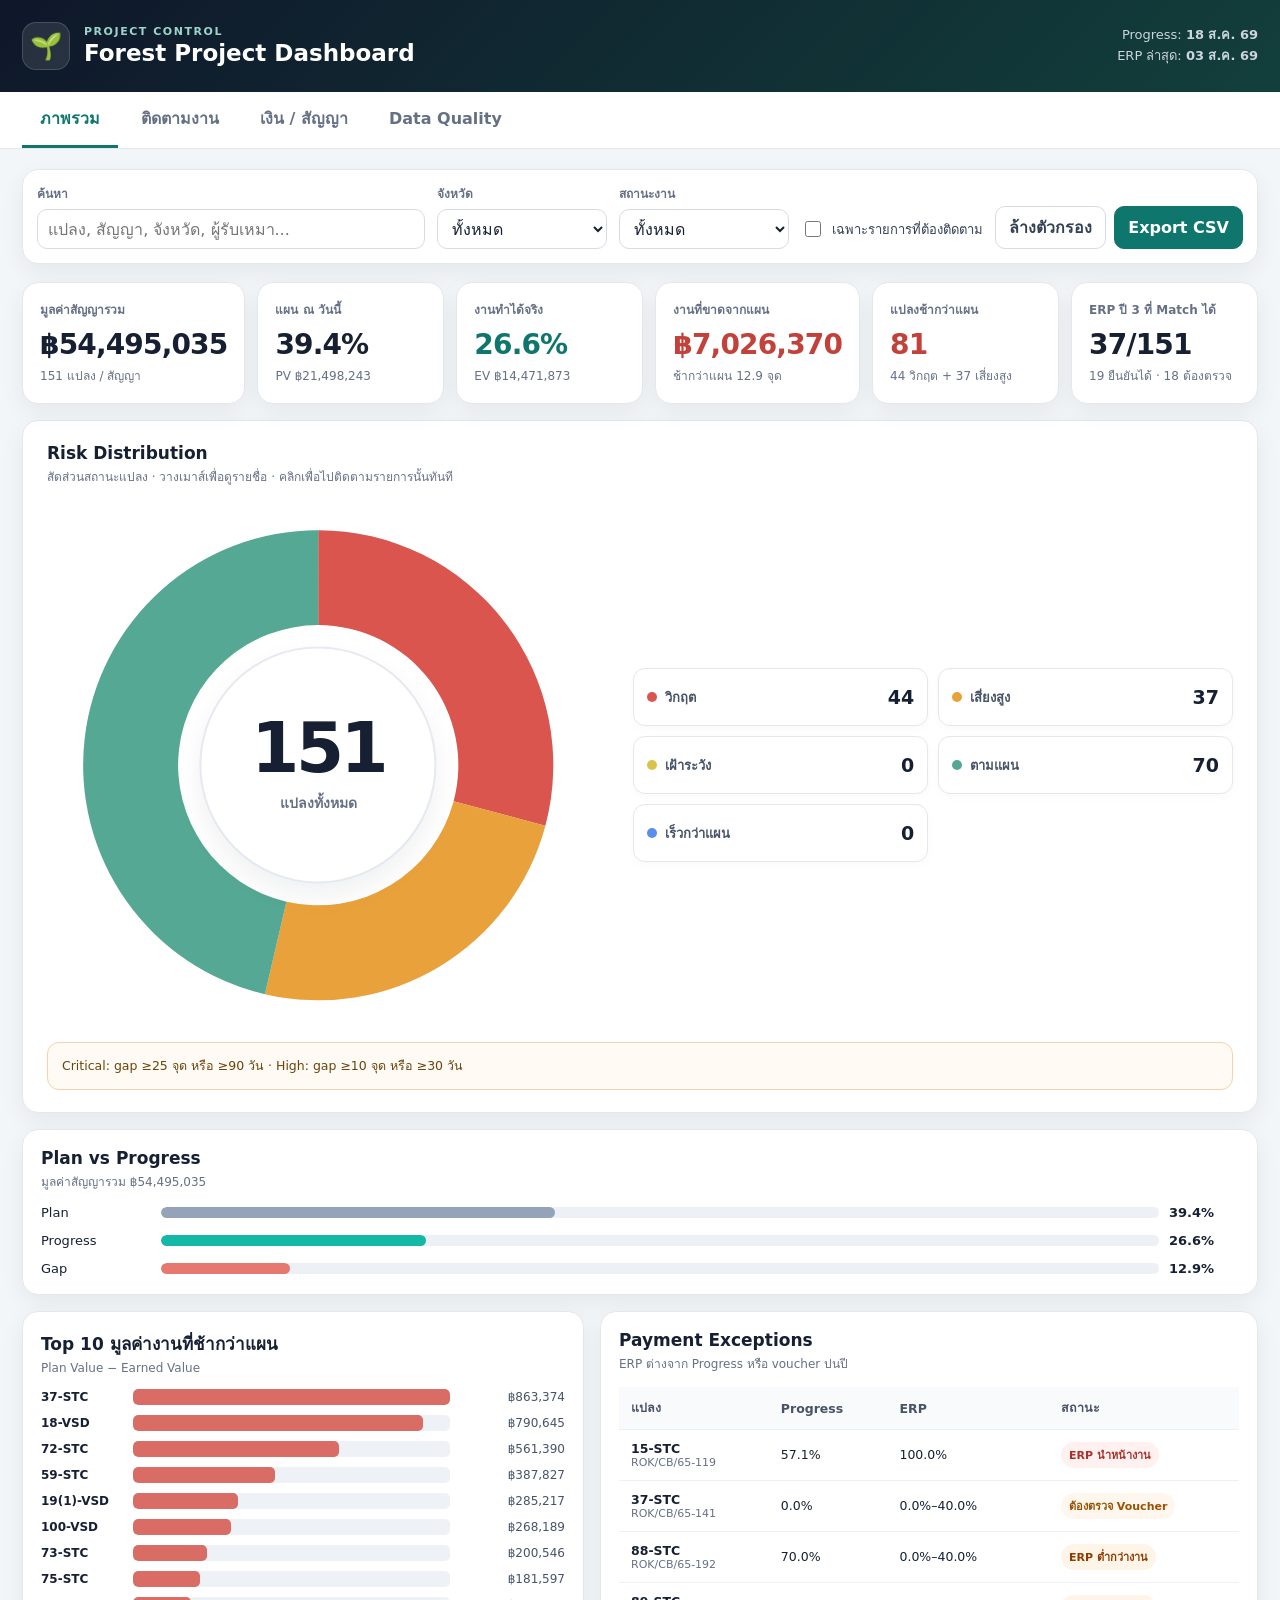
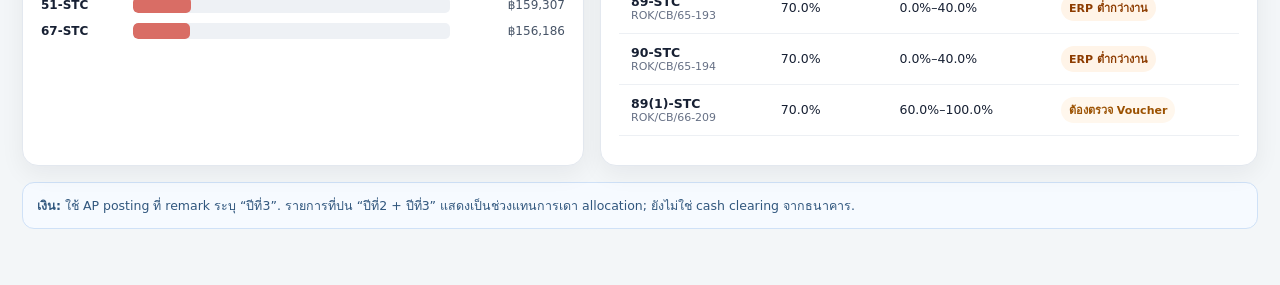
<file: index.html>
<!doctype html>
<html lang="th">
<head>
  <meta charset="utf-8" />
  <meta name="viewport" content="width=device-width, initial-scale=1" />
  <meta name="theme-color" content="#0f172a" />
  <title>Forest Project Control</title>
  <meta name="description" content="Dashboard ติดตามความก้าวหน้าและการเบิกจ่ายโครงการปลูกป่า" />
  <link rel="icon" href="favicon.svg" type="image/svg+xml" />
  <link rel="stylesheet" href="styles.css" />
  <link rel="stylesheet" href="risk-pie.css" />
</head>
<body>
  <header class="topbar">
    <div class="brand-wrap">
      <div class="brand-mark" aria-hidden="true">🌱</div>
      <div>
        <div class="eyebrow">PROJECT CONTROL</div>
        <h1>Forest Project Dashboard</h1>
      </div>
    </div>
    <div class="asof" id="asOf"></div>
  </header>

  <nav class="tabs" aria-label="Dashboard sections">
    <button class="tab active" data-view="overview">ภาพรวม</button>
    <button class="tab" data-view="schedule">ติดตามงาน</button>
    <button class="tab" data-view="payments">เงิน / สัญญา</button>
    <button class="tab" data-view="quality">Data Quality</button>
  </nav>

  <main>
    <section class="filters card" id="filters">
      <div class="filter-field search-field">
        <label for="searchInput">ค้นหา</label>
        <input id="searchInput" type="search" placeholder="แปลง, สัญญา, จังหวัด, ผู้รับเหมา..." />
      </div>
      <div class="filter-field">
        <label for="provinceFilter">จังหวัด</label>
        <select id="provinceFilter"><option value="">ทั้งหมด</option></select>
      </div>
      <div class="filter-field">
        <label for="riskFilter">สถานะงาน</label>
        <select id="riskFilter">
          <option value="">ทั้งหมด</option>
          <option value="critical">วิกฤต</option>
          <option value="high">เสี่ยงสูง</option>
          <option value="watch">เฝ้าระวัง</option>
          <option value="on_track">ตามแผน</option>
          <option value="ahead">เร็วกว่าแผน</option>
        </select>
      </div>
      <label class="toggle-field">
        <input id="followupOnly" type="checkbox" />
        <span>เฉพาะรายการที่ต้องติดตาม</span>
      </label>
      <div class="filter-actions">
        <button class="btn secondary" id="resetFilters">ล้างตัวกรอง</button>
        <button class="btn" id="exportCsv">Export CSV</button>
      </div>
    </section>

    <section id="overviewView" class="view active"></section>
    <section id="scheduleView" class="view"></section>
    <section id="paymentsView" class="view"></section>
    <section id="qualityView" class="view"></section>
  </main>

  <div class="modal-backdrop" id="modalBackdrop" hidden>
    <article class="modal" role="dialog" aria-modal="true" aria-labelledby="modalTitle">
      <button class="modal-close" id="modalClose" aria-label="ปิด">×</button>
      <div id="modalContent"></div>
    </article>
  </div>

  <script src="data/project-data.js"></script>
  <script src="data/plots-01.js"></script>
  <script src="data/plots-02.js"></script>
  <script src="data/plots-03.js"></script>
  <script src="data/plots-04.js"></script>
  <script src="data/plots-05.js"></script>
  <script src="data/plots-06.js"></script>
  <script src="data/plots-07.js"></script>
  <script src="data/plots-08.js"></script>
  <script src="app.js"></script>
  <script src="risk-pie.js"></script>
</body>
</html>
</file>
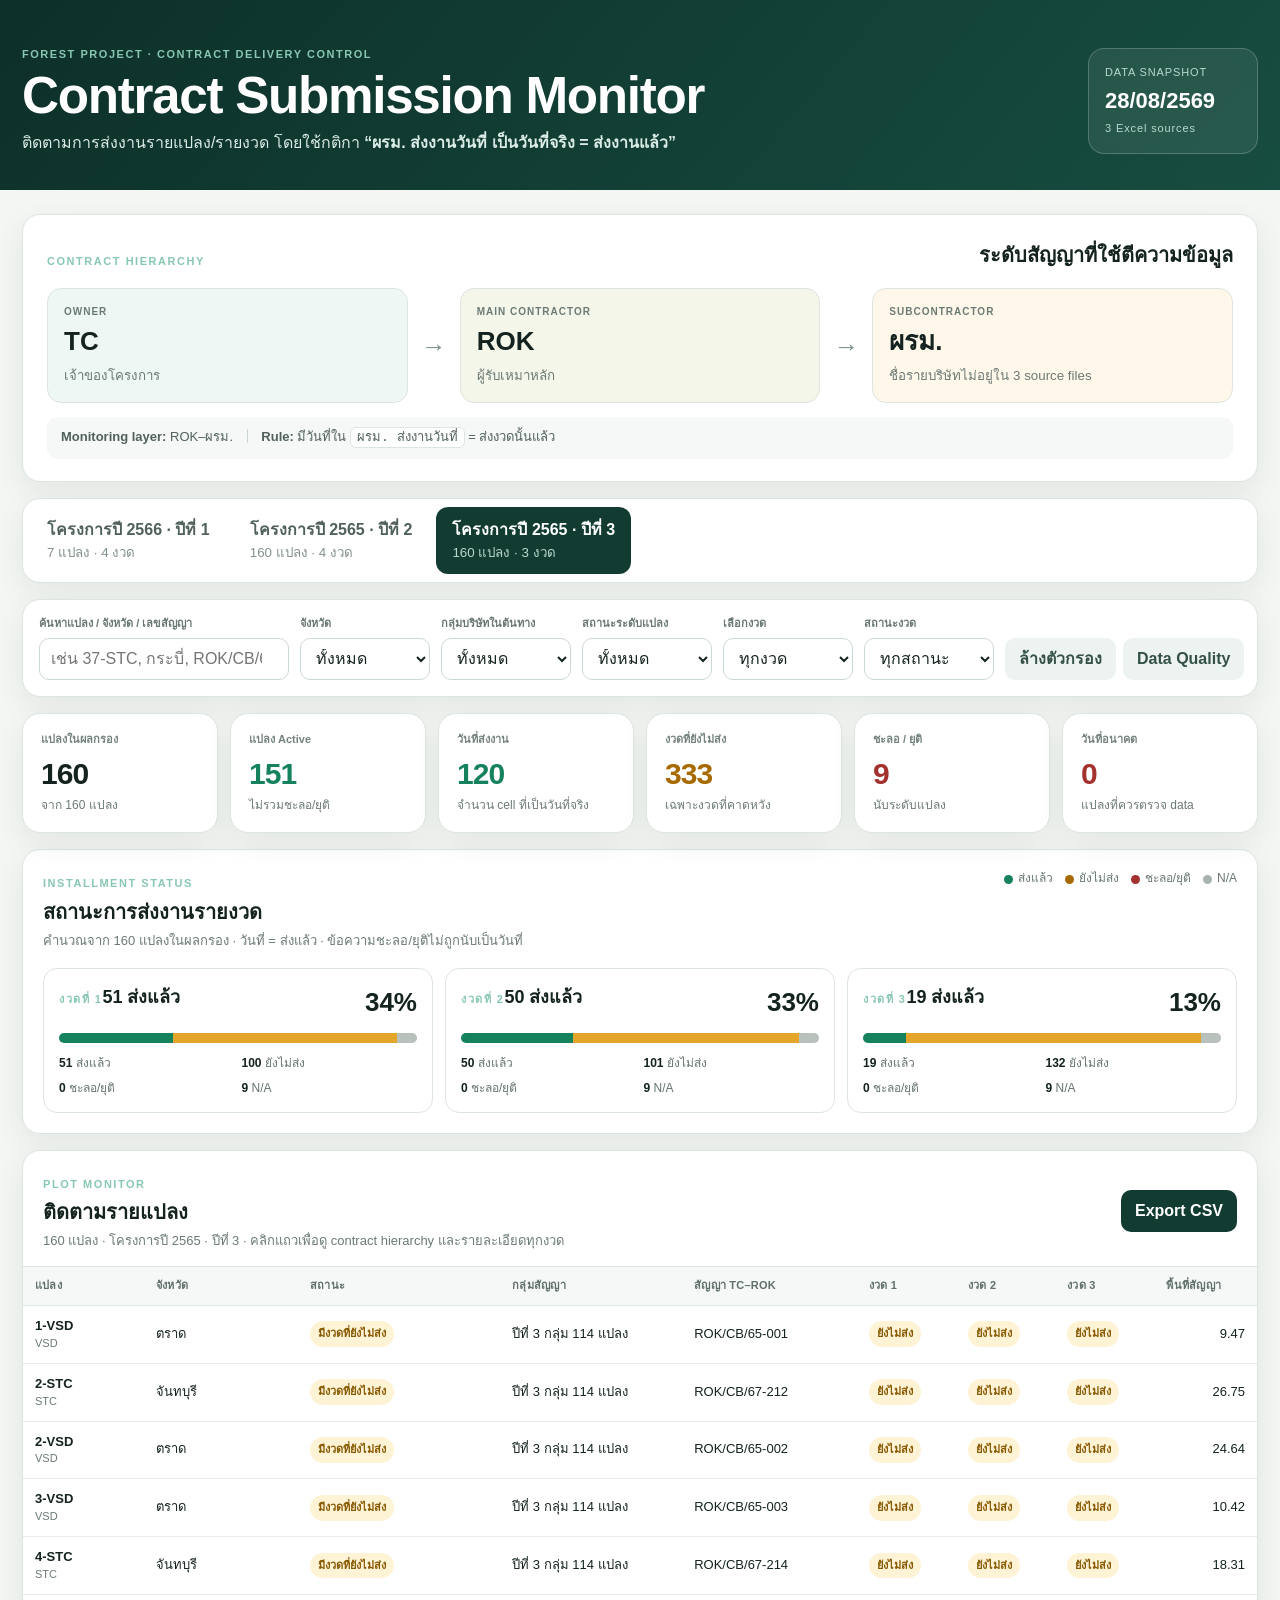
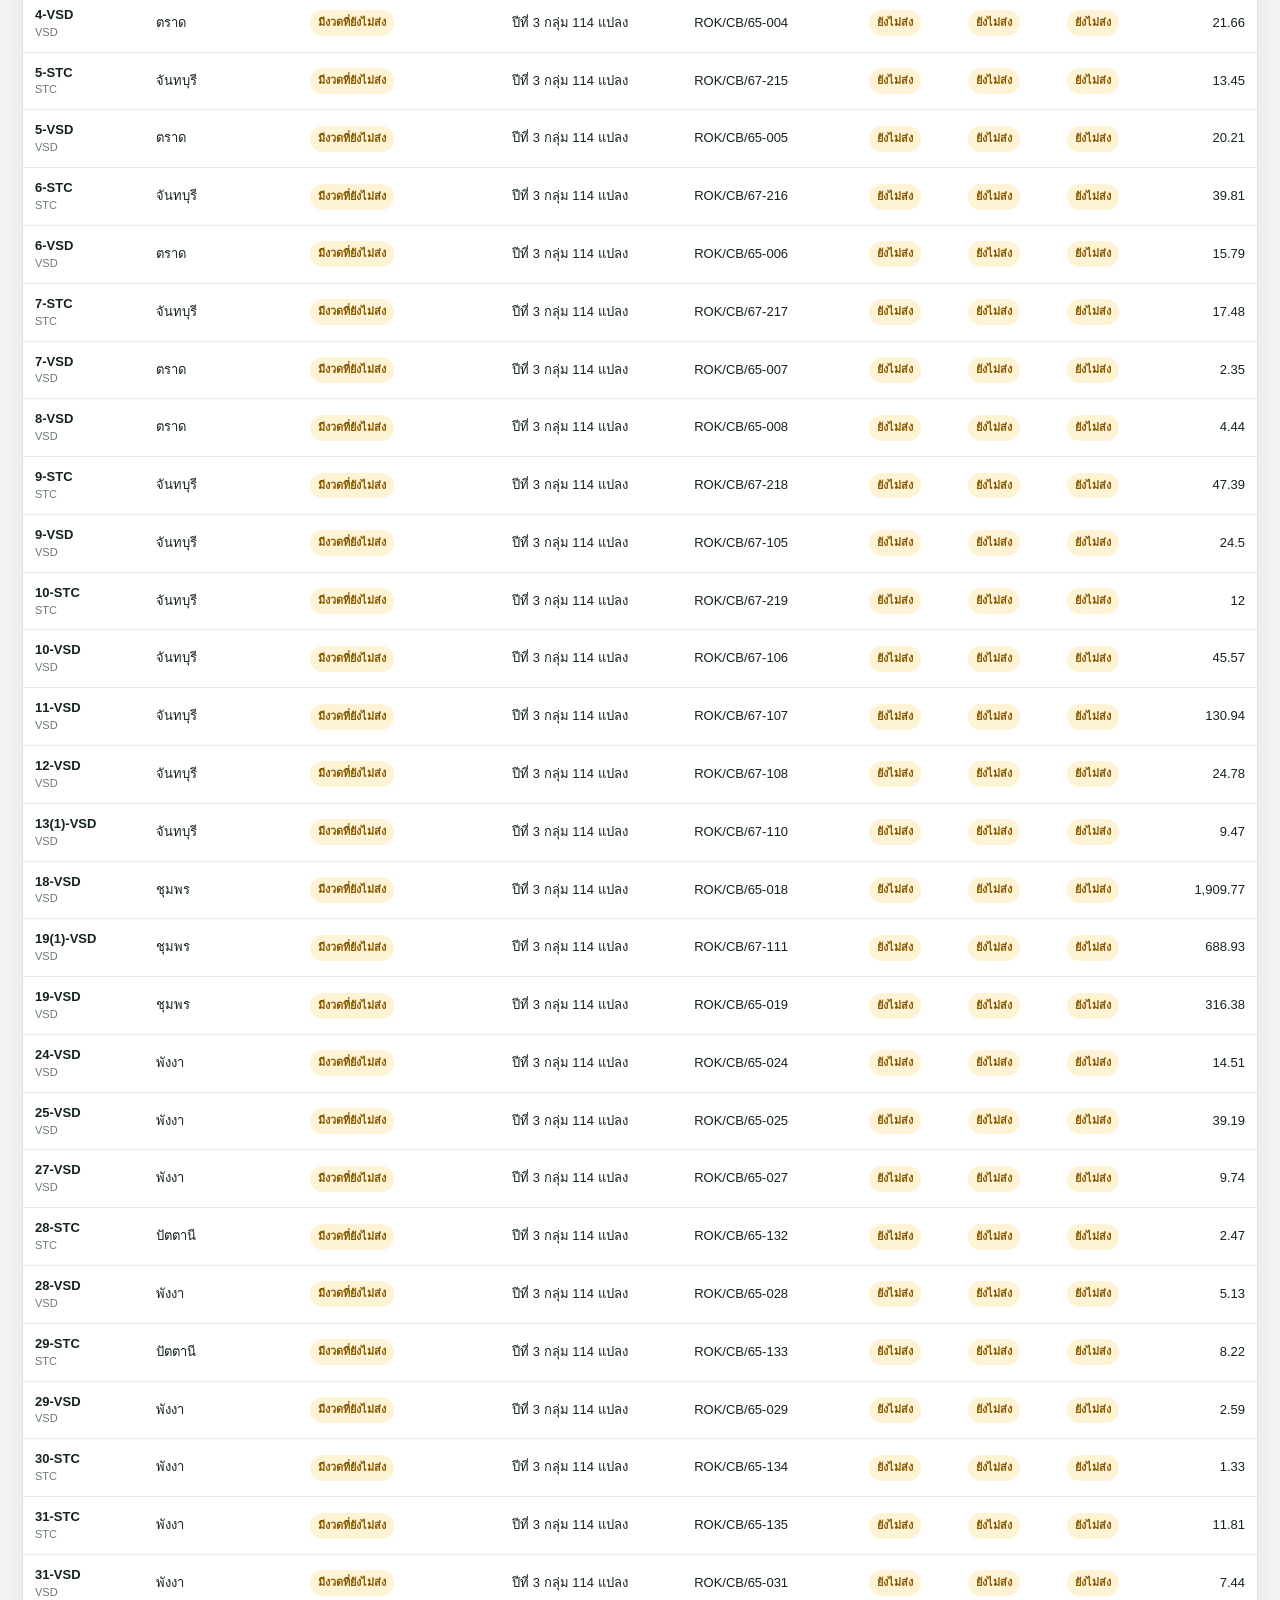
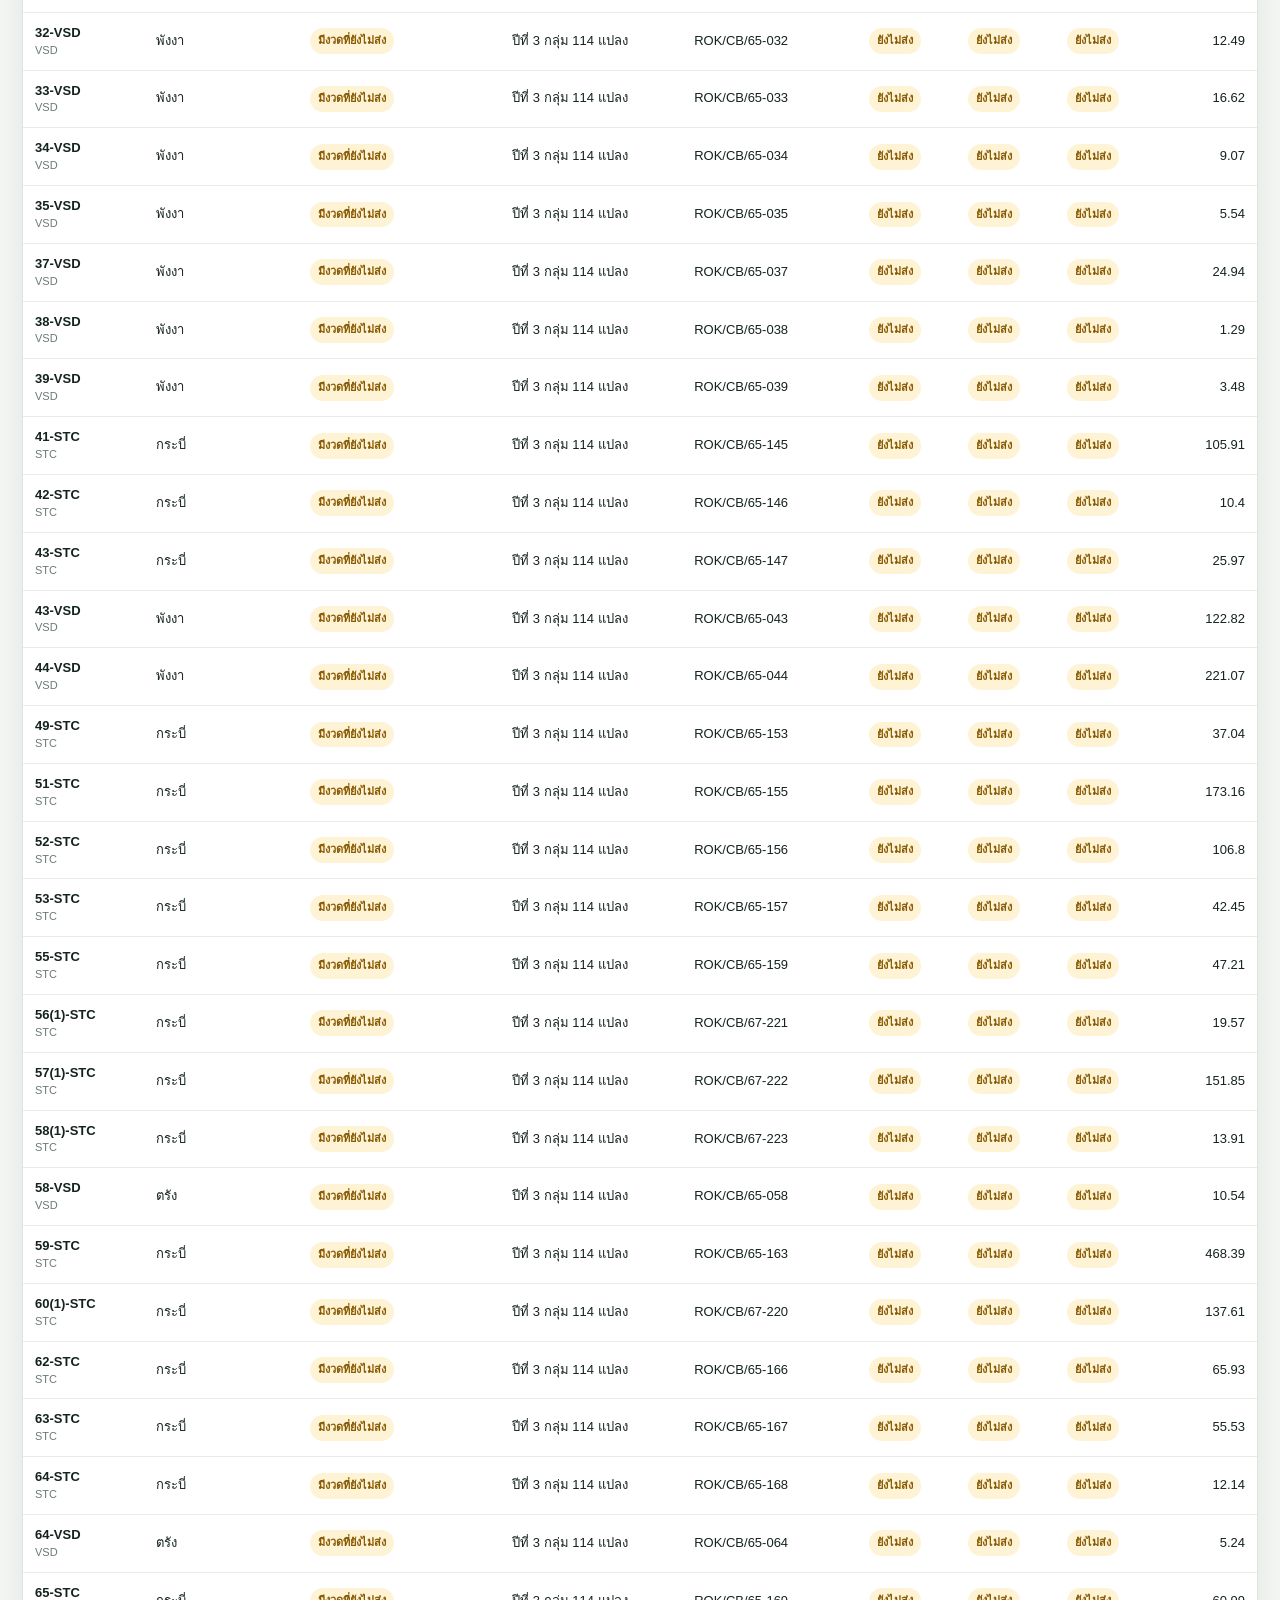
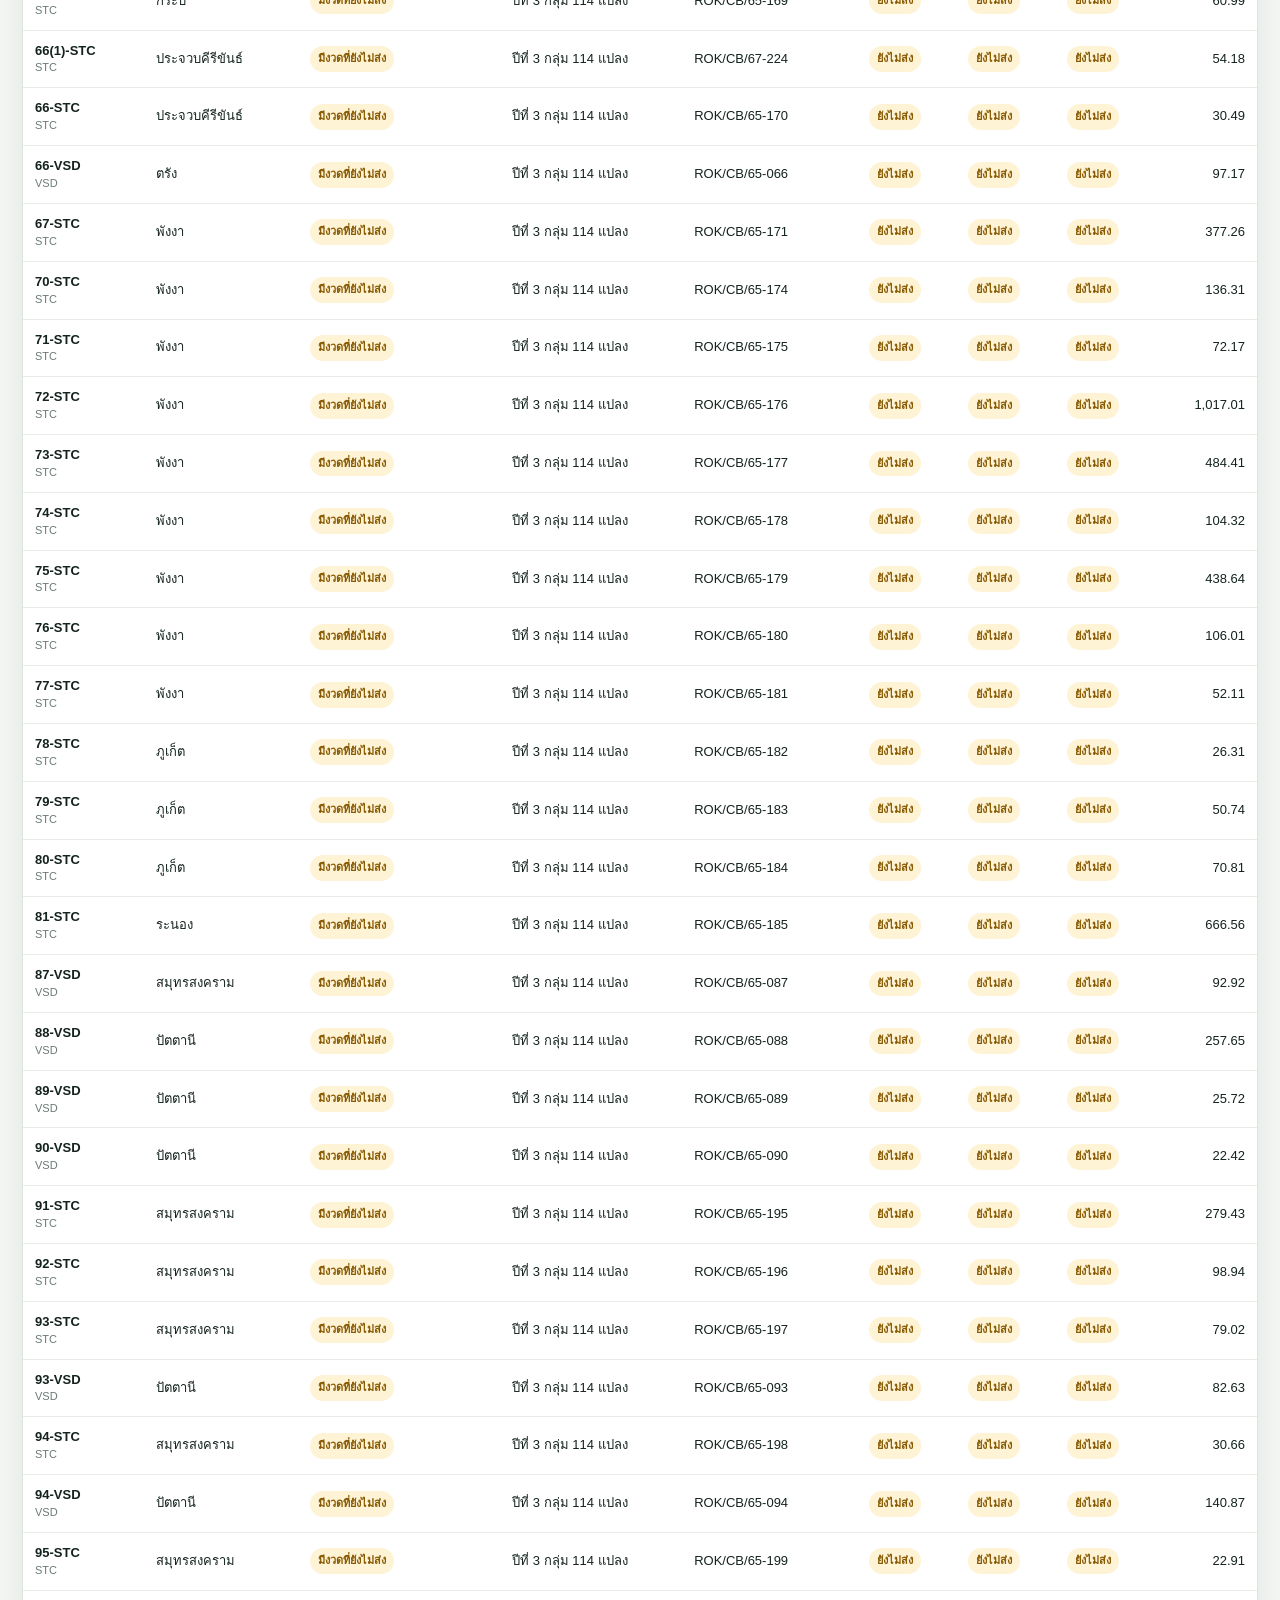
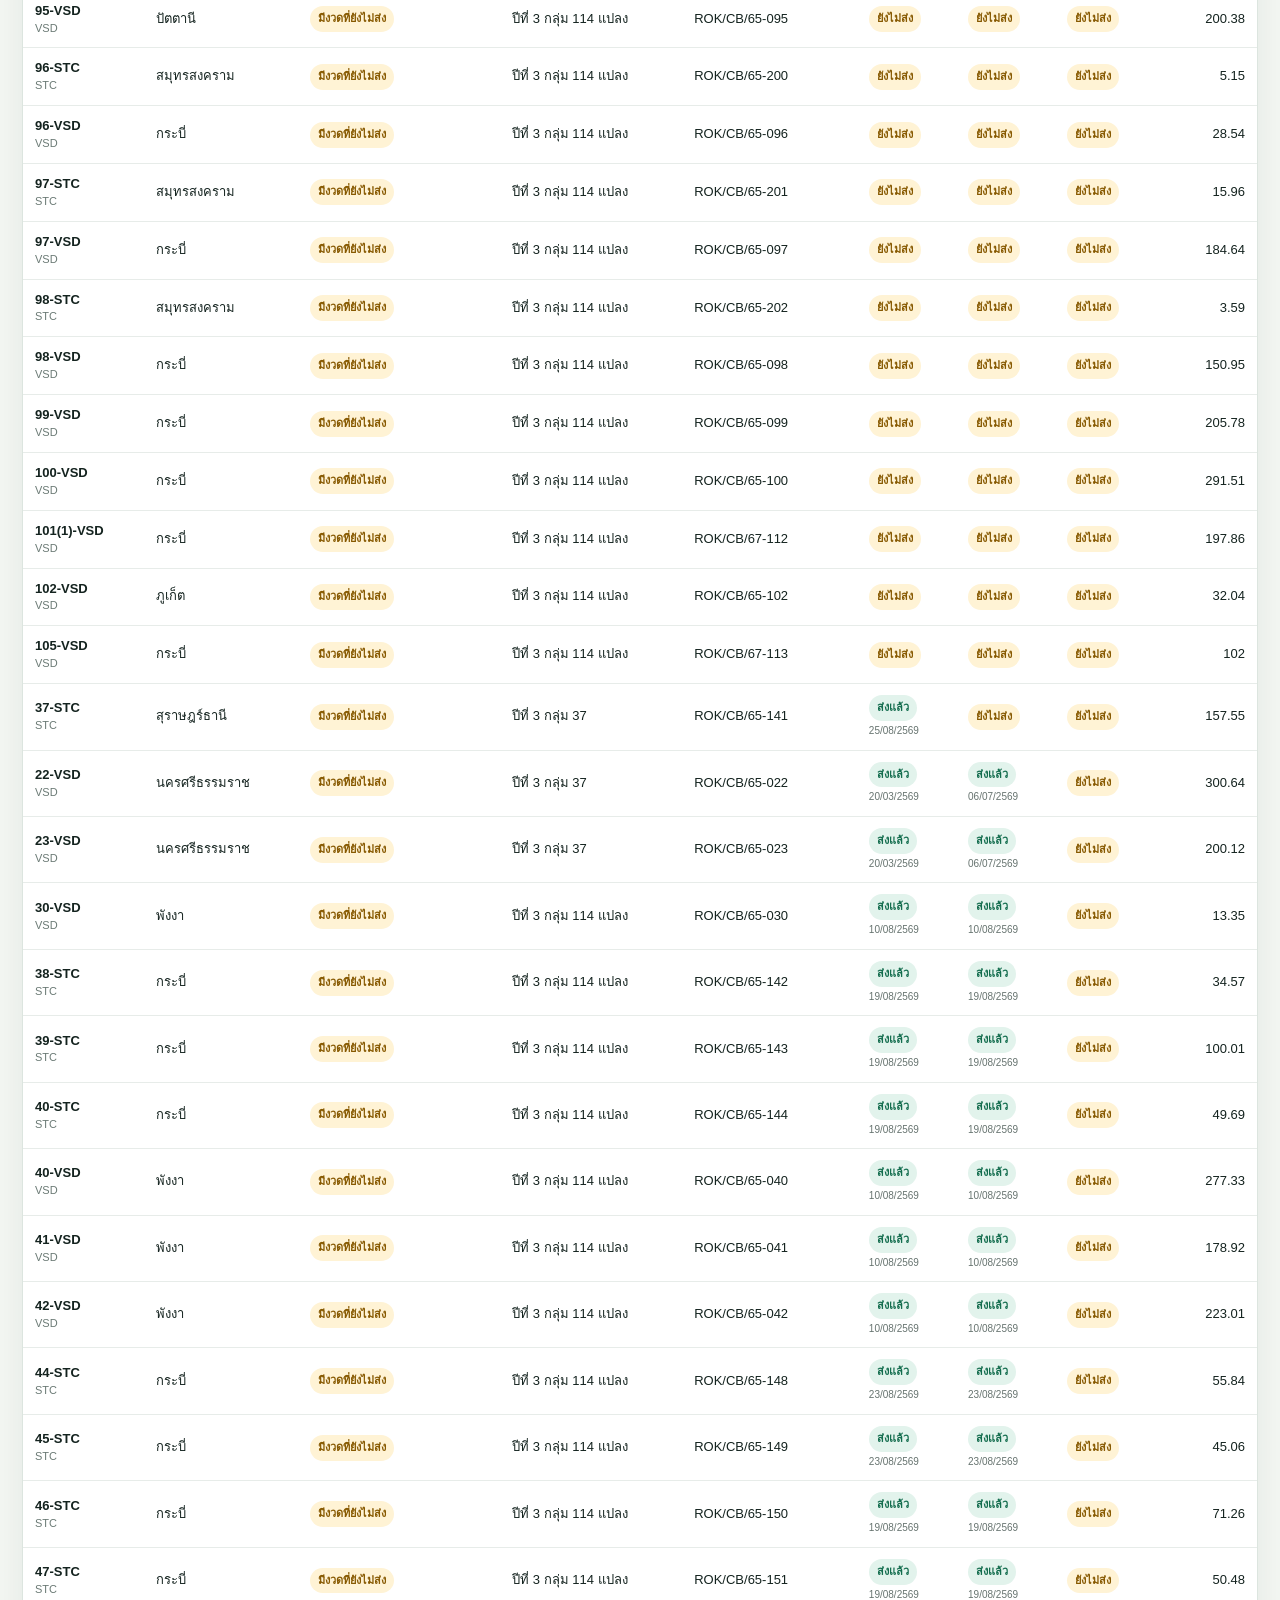
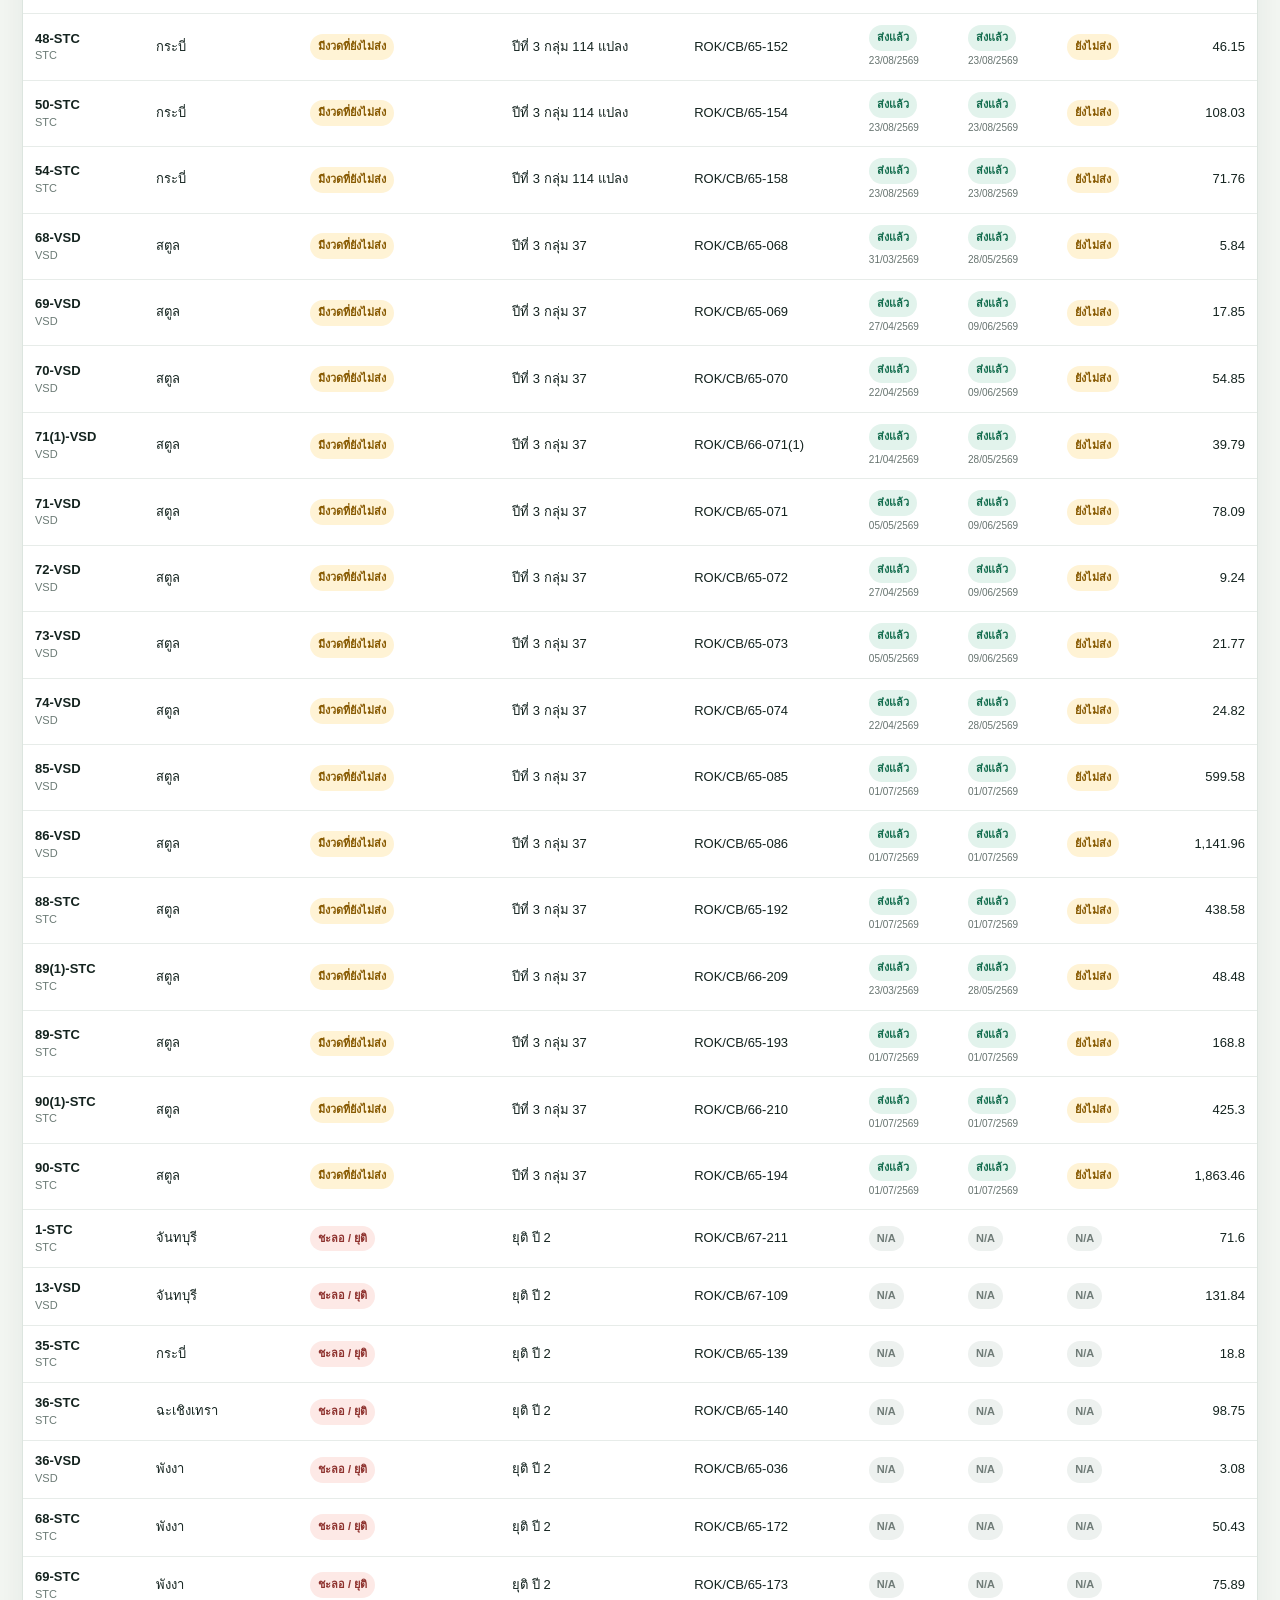
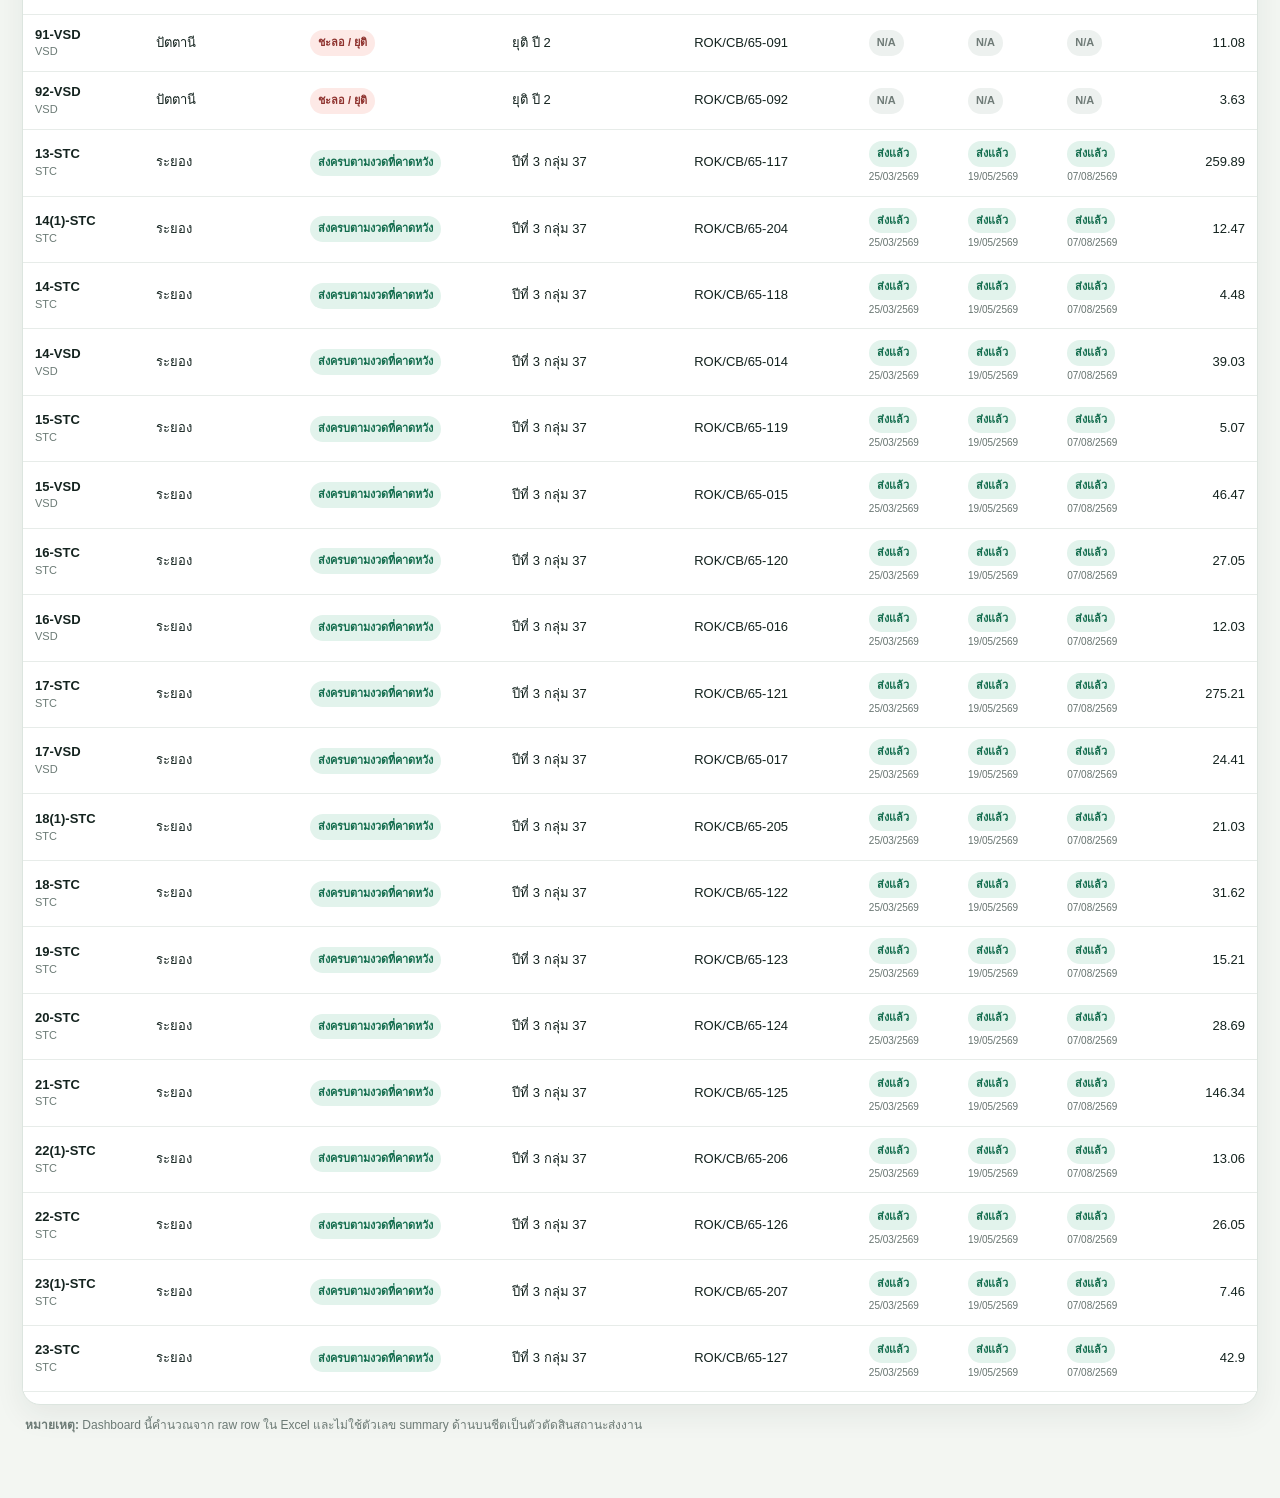
<file: contract-submission-monitor/index.html>
<!doctype html>
<html lang="th">
<head>
  <meta charset="utf-8">
  <meta name="viewport" content="width=device-width, initial-scale=1">
  <meta name="theme-color" content="#123b32">
  <title>Contract Submission Monitor</title>
  <meta name="description" content="Dashboard ติดตามการส่งงานผู้รับเหมาช่วงจากคอลัมน์ ผรม. ส่งงานวันที่">
  <link rel="stylesheet" href="styles.css">
</head>
<body>
  <header class="hero">
    <div class="hero-copy">
      <div class="eyebrow">FOREST PROJECT · CONTRACT DELIVERY CONTROL</div>
      <h1>Contract Submission Monitor</h1>
      <p>ติดตามการส่งงานรายแปลง/รายงวด โดยใช้กติกา <strong>“ผรม. ส่งงานวันที่ เป็นวันที่จริง = ส่งงานแล้ว”</strong></p>
    </div>
    <div class="snapshot">
      <span>DATA SNAPSHOT</span>
      <strong id="snapshotDate">—</strong>
      <small>3 Excel sources</small>
    </div>
  </header>

  <main>
    <section class="contract-ladder card" aria-label="Contract hierarchy">
      <div class="ladder-title">
        <span class="section-kicker">CONTRACT HIERARCHY</span>
        <h2>ระดับสัญญาที่ใช้ตีความข้อมูล</h2>
      </div>
      <div class="ladder">
        <div class="party owner"><span>OWNER</span><strong>TC</strong><small>เจ้าของโครงการ</small></div>
        <div class="arrow">→</div>
        <div class="party main"><span>MAIN CONTRACTOR</span><strong>ROK</strong><small>ผู้รับเหมาหลัก</small></div>
        <div class="arrow">→</div>
        <div class="party sub"><span>SUBCONTRACTOR</span><strong>ผรม.</strong><small>ชื่อรายบริษัทไม่อยู่ใน 3 source files</small></div>
      </div>
      <div class="rule-strip"><b>Monitoring layer:</b> ROK–ผรม. <span></span> <b>Rule:</b> มีวันที่ใน <code>ผรม. ส่งงานวันที่</code> = ส่งงวดนั้นแล้ว</div>
    </section>

    <nav class="dataset-tabs card" id="datasetTabs" aria-label="เลือกชุดข้อมูล"></nav>

    <section class="filters card">
      <div class="field search"><label for="search">ค้นหาแปลง / จังหวัด / เลขสัญญา</label><input id="search" type="search" placeholder="เช่น 37-STC, กระบี่, ROK/CB/67-..." autocomplete="off"></div>
      <div class="field"><label for="province">จังหวัด</label><select id="province"><option value="">ทั้งหมด</option></select></div>
      <div class="field"><label for="company">กลุ่มบริษัทในต้นทาง</label><select id="company"><option value="">ทั้งหมด</option></select></div>
      <div class="field"><label for="overall">สถานะระดับแปลง</label><select id="overall">
        <option value="">ทั้งหมด</option>
        <option value="pending">มีงวดที่ยังไม่ส่ง</option>
        <option value="complete">ส่งครบตามงวดที่คาดหวัง</option>
        <option value="stopped">ชะลอ / ยุติ</option>
        <option value="future_warning">มีวันที่อนาคต</option>
      </select></div>
      <div class="field"><label for="installment">เลือกงวด</label><select id="installment"><option value="">ทุกงวด</option></select></div>
      <div class="field"><label for="instStatus">สถานะงวด</label><select id="instStatus">
        <option value="">ทุกสถานะ</option>
        <option value="pending">ยังไม่ส่ง</option>
        <option value="submitted">ส่งแล้ว</option>
        <option value="stopped">ชะลอ / ยุติ</option>
        <option value="future">วันที่อนาคต</option>
      </select></div>
      <div class="filter-actions">
        <button class="btn ghost" id="resetBtn">ล้างตัวกรอง</button>
        <button class="btn ghost" id="qualityBtn">Data Quality</button>
      </div>
    </section>

    <section class="kpi-grid" id="kpiGrid"></section>

    <section class="card installment-panel">
      <div class="panel-head">
        <div><span class="section-kicker">INSTALLMENT STATUS</span><h2>สถานะการส่งงานรายงวด</h2><p id="installmentMeta"></p></div>
        <div class="legend"><span><i class="dot submitted"></i>ส่งแล้ว</span><span><i class="dot pending"></i>ยังไม่ส่ง</span><span><i class="dot stopped"></i>ชะลอ/ยุติ</span><span><i class="dot na"></i>N/A</span></div>
      </div>
      <div class="installment-grid" id="installmentGrid"></div>
    </section>

    <section class="card table-card">
      <div class="table-head">
        <div><span class="section-kicker">PLOT MONITOR</span><h2>ติดตามรายแปลง</h2><p id="tableMeta"></p></div>
        <button class="btn" id="exportBtn">Export CSV</button>
      </div>
      <div class="table-wrap">
        <table>
          <thead><tr id="tableHeadRow"></tr></thead>
          <tbody id="plotRows"></tbody>
        </table>
      </div>
    </section>

    <section class="source-note">
      <b>หมายเหตุ:</b> Dashboard นี้คำนวณจาก raw row ใน Excel และไม่ใช้ตัวเลข summary ด้านบนชีตเป็นตัวตัดสินสถานะส่งงาน
    </section>
  </main>

  <div class="modal-backdrop" id="detailBackdrop" hidden>
    <article class="modal" role="dialog" aria-modal="true" aria-labelledby="detailTitle">
      <button class="modal-close" id="detailClose" aria-label="ปิด">×</button>
      <div id="detailContent"></div>
    </article>
  </div>

  <div class="modal-backdrop" id="qualityBackdrop" hidden>
    <article class="modal quality-modal" role="dialog" aria-modal="true" aria-labelledby="qualityTitle">
      <button class="modal-close" id="qualityClose" aria-label="ปิด">×</button>
      <div id="qualityContent"></div>
    </article>
  </div>

  <script src="data-meta.js"></script>
  <script src="data-2566-y1-1.js"></script>
  <script src="data-2565-y2-1.js"></script>
  <script src="data-2565-y2-2.js"></script>
  <script src="data-2565-y2-3.js"></script>
  <script src="data-2565-y3-1.js"></script>
  <script src="data-2565-y3-2.js"></script>
  <script src="data-2565-y3-3.js"></script>
  <script src="app.js"></script>
</body>
</html>
</file>
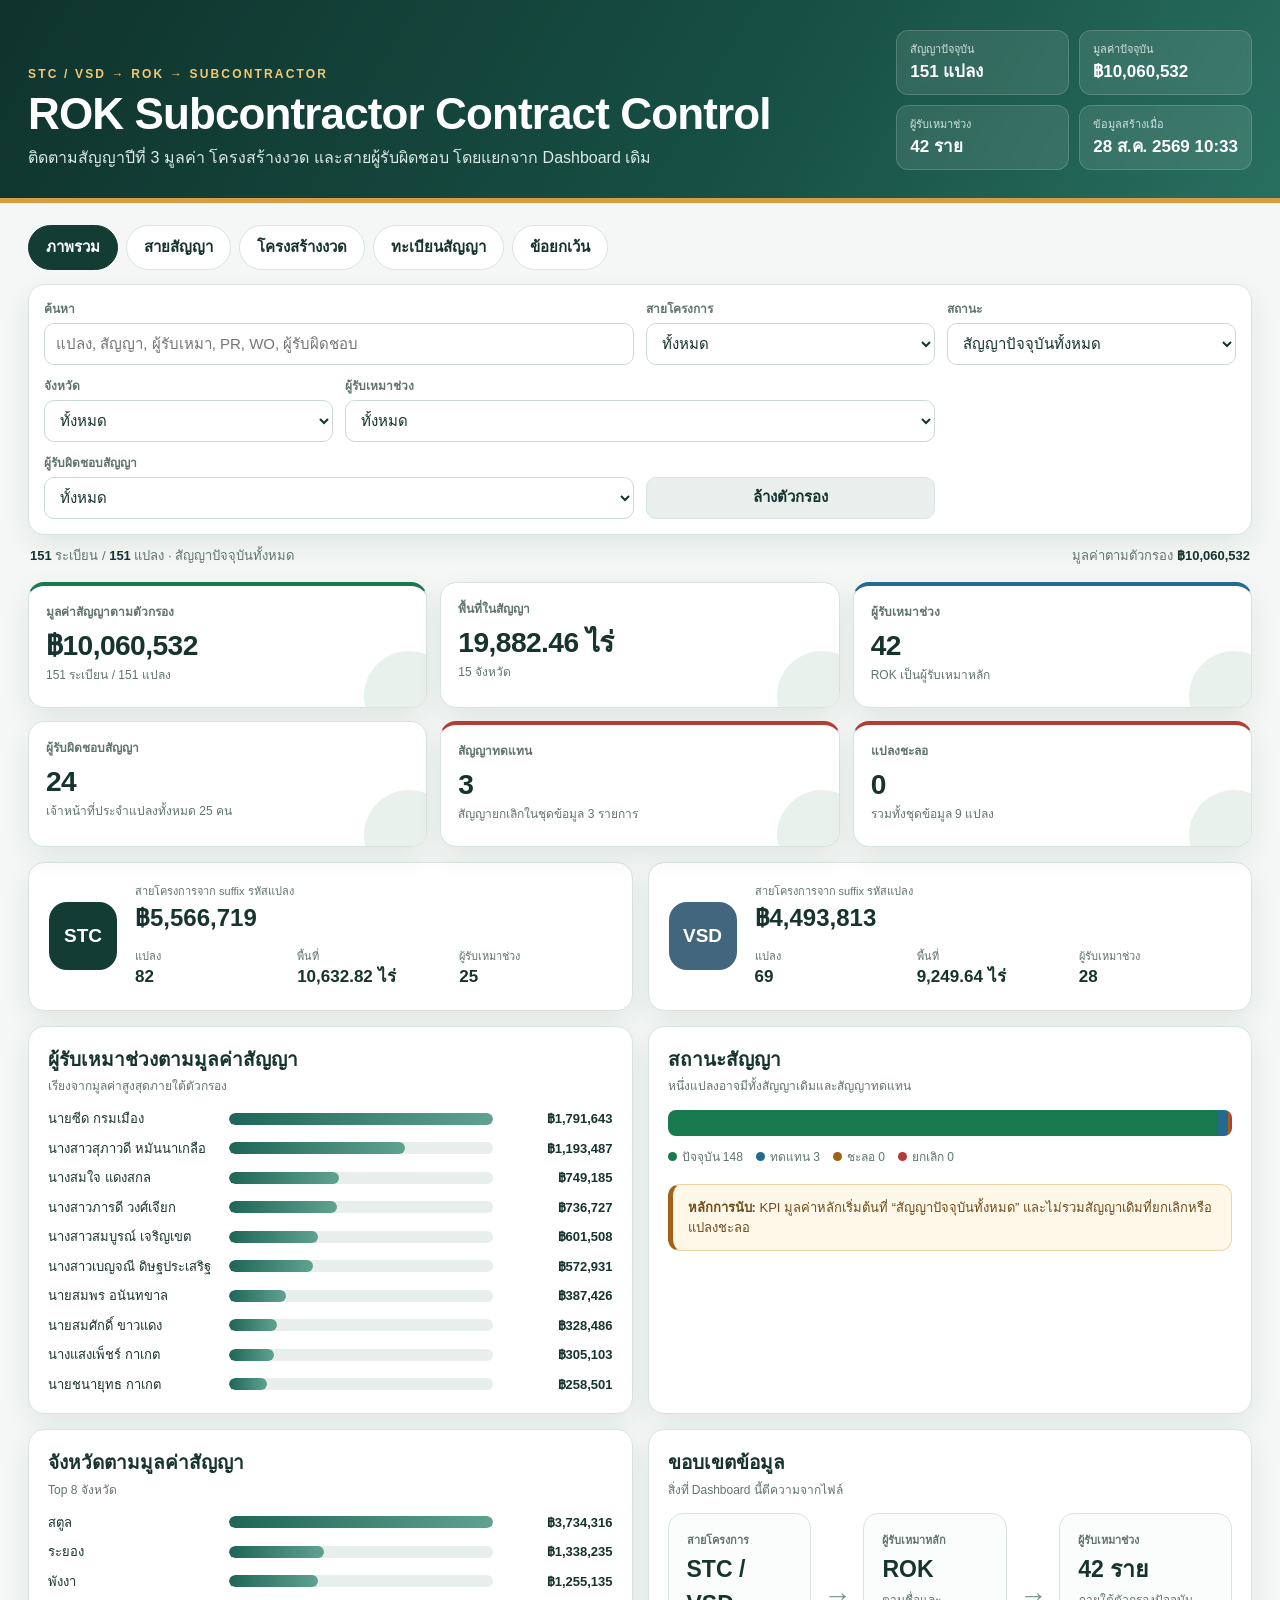
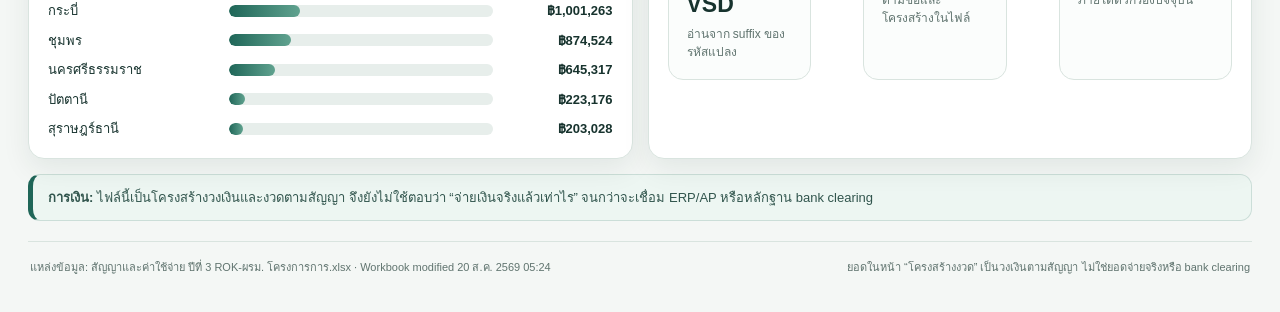
<file: rok-contract-dashboard/index.html>
<!doctype html>
<html lang="th">
<head>
  <meta charset="utf-8">
  <meta name="viewport" content="width=device-width,initial-scale=1">
  <meta name="theme-color" content="#123c34">
  <title>ROK Subcontractor Contract Control</title>
  <meta name="description" content="Dashboard แยกสำหรับติดตามสัญญาและโครงสร้างค่าใช้จ่ายปีที่ 3 ระหว่าง STC/VSD, ROK และผู้รับเหมาช่วง">
</head>
<body>
  <header class="hero">
    <div class="hero-inner">
      <div class="hero-copy">
        <div class="eyebrow">STC / VSD → ROK → SUBCONTRACTOR</div>
        <h1>ROK Subcontractor Contract Control</h1>
        <p>ติดตามสัญญาปีที่ 3 มูลค่า โครงสร้างงวด และสายผู้รับผิดชอบ โดยแยกจาก Dashboard เดิม</p>
      </div>
      <div class="hero-meta" id="heroMeta"></div>
    </div>
  </header>

  <main class="shell">
    <nav class="tabs" aria-label="มุมมอง Dashboard">
      <button class="tab active" data-view="overview">ภาพรวม</button>
      <button class="tab" data-view="chain">สายสัญญา</button>
      <button class="tab" data-view="cash">โครงสร้างงวด</button>
      <button class="tab" data-view="register">ทะเบียนสัญญา</button>
      <button class="tab" data-view="exceptions">ข้อยกเว้น</button>
    </nav>

    <section class="filter-panel" aria-label="ตัวกรอง">
      <div class="field search-field">
        <label for="search">ค้นหา</label>
        <input id="search" type="search" placeholder="แปลง, สัญญา, ผู้รับเหมา, PR, WO, ผู้รับผิดชอบ">
      </div>
      <div class="field">
        <label for="owner">สายโครงการ</label>
        <select id="owner"><option value="">ทั้งหมด</option></select>
      </div>
      <div class="field">
        <label for="status">สถานะ</label>
        <select id="status">
          <option value="current">สัญญาปัจจุบันทั้งหมด</option>
          <option value="active">สัญญาปัจจุบันปกติ</option>
          <option value="replacement">สัญญาทดแทน</option>
          <option value="paused">ชะลอการดำเนินงาน</option>
          <option value="cancelled">ยกเลิกแล้ว</option>
          <option value="all">ทุกสถานะ</option>
        </select>
      </div>
      <div class="field">
        <label for="province">จังหวัด</label>
        <select id="province"><option value="">ทั้งหมด</option></select>
      </div>
      <div class="field wide-select">
        <label for="subcontractor">ผู้รับเหมาช่วง</label>
        <select id="subcontractor"><option value="">ทั้งหมด</option></select>
      </div>
      <div class="field wide-select">
        <label for="coordinator">ผู้รับผิดชอบสัญญา</label>
        <select id="coordinator"><option value="">ทั้งหมด</option></select>
      </div>
      <button class="btn secondary" id="resetFilters">ล้างตัวกรอง</button>
    </section>

    <div class="filter-summary" id="filterSummary"></div>
    <section id="viewHost" aria-live="polite"></section>

    <footer class="footer">
      <span id="sourceNote"></span>
      <span>ยอดในหน้า “โครงสร้างงวด” เป็นวงเงินตามสัญญา ไม่ใช่ยอดจ่ายจริงหรือ bank clearing</span>
    </footer>
  </main>

  <div class="modal-backdrop" id="modalBackdrop" hidden>
    <article class="modal" role="dialog" aria-modal="true" aria-labelledby="modalTitle">
      <button class="modal-close" id="modalClose" aria-label="ปิด">×</button>
      <div id="modalContent"></div>
    </article>
  </div>

  <noscript>Dashboard นี้ต้องเปิดใช้งาน JavaScript</noscript>
  <script src="loader-v3.js?v=3"></script>
</body>
</html>
</file>
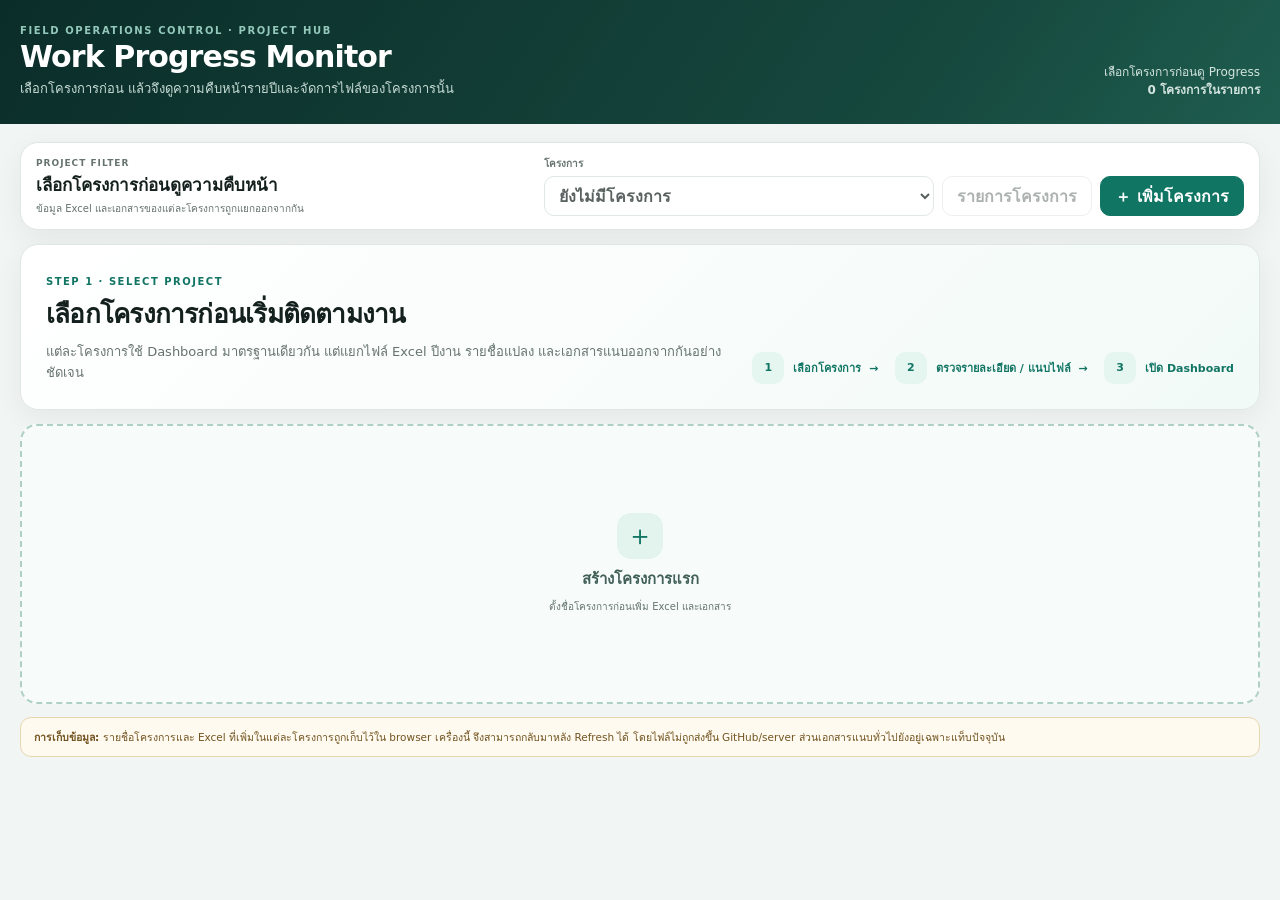
<file: work-monitor-multifile/index.html>
<!doctype html>
<html lang="th">
<head>
  <meta charset="utf-8">
  <meta name="viewport" content="width=device-width, initial-scale=1">
  <meta name="theme-color" content="#0d332d">
  <title>Work Progress Monitor · Project Hub</title>
  <meta name="description" content="เลือกโครงการก่อนอัปโหลด Excel และแยก dashboard กับเอกสารของแต่ละโครงการออกจากกัน">
  <link rel="stylesheet" href="project-shell.css?v=20260907-4">
</head>
<body>
  <header class="hero">
    <div>
      <div class="eyebrow">FIELD OPERATIONS CONTROL · PROJECT HUB</div>
      <h1>Work Progress Monitor</h1>
      <p>เลือกโครงการก่อน แล้วจึงดูความคืบหน้ารายปีและจัดการไฟล์ของโครงการนั้น</p>
    </div>
    <div class="snapshot" id="activeProjectSummary">เลือกโครงการก่อนดู Progress</div>
  </header>

  <main class="project-shell">
    <section class="project-toolbar card" id="projectToolbar">
      <div class="project-toolbar-copy">
        <span class="file-label">PROJECT FILTER</span>
        <strong>เลือกโครงการก่อนดูความคืบหน้า</strong>
        <small>ข้อมูล Excel และเอกสารของแต่ละโครงการถูกแยกออกจากกัน</small>
      </div>
      <div class="project-toolbar-controls">
        <div class="project-select-field">
          <label for="projectSelect">โครงการ</label>
          <select id="projectSelect" disabled><option value="">ยังไม่มีโครงการ</option></select>
        </div>
        <button class="btn ghost" id="showProjectsBtn" type="button">รายการโครงการ</button>
        <button class="btn" id="addProjectBtn" type="button">＋ เพิ่มโครงการ</button>
      </div>
    </section>

    <section class="project-hub" id="projectHub">
      <article class="hub-intro card">
        <div>
          <span class="upload-kicker">STEP 1 · SELECT PROJECT</span>
          <h2>เลือกโครงการก่อนเริ่มติดตามงาน</h2>
          <p>แต่ละโครงการใช้ Dashboard มาตรฐานเดียวกัน แต่แยกไฟล์ Excel ปีงาน รายชื่อแปลง และเอกสารแนบออกจากกันอย่างชัดเจน</p>
        </div>
        <div class="hub-step"><span>1</span> เลือกโครงการ&nbsp; → &nbsp;<span>2</span> ตรวจรายละเอียด / แนบไฟล์&nbsp; → &nbsp;<span>3</span> เปิด Dashboard</div>
      </article>
      <div class="project-grid" id="projectCards"></div>
    </section>

    <section class="project-workspace" id="projectWorkspace" hidden>
      <div class="workspace-head card">
        <div class="workspace-title">
          <div class="eyebrow">ACTIVE PROJECT</div>
          <h2 id="workspaceProjectName"></h2>
          <p id="workspaceProjectNote"></p>
        </div>
        <div class="workspace-meta">
          <span class="workspace-status" id="workspaceStatus">ยังไม่มีไฟล์</span>
          <div class="workspace-actions">
            <button class="btn ghost" id="projectInfoBtn" type="button">รายละเอียดโครงการ</button>
            <button class="btn ghost" id="switchProjectBtn" type="button">เปลี่ยนโครงการ</button>
            <button class="btn ghost" id="renameProjectBtn" type="button">แก้ไขชื่อ</button>
            <button class="btn ghost" id="workspaceAddProjectBtn" type="button">＋ เพิ่มโครงการ</button>
            <button class="btn danger-outline" id="deleteProjectBtn" type="button">ลบโครงการ</button>
          </div>
        </div>
      </div>
      <div class="frame-stack" id="frameStack"></div>
    </section>

    <section class="session-note">
      <b>การเก็บข้อมูล:</b> รายชื่อโครงการและ Excel ที่เพิ่มในแต่ละโครงการถูกเก็บไว้ใน browser เครื่องนี้ จึงสามารถกลับมาหลัง Refresh ได้ โดยไฟล์ไม่ถูกส่งขึ้น GitHub/server ส่วนเอกสารแนบทั่วไปยังอยู่เฉพาะแท็บปัจจุบัน
    </section>
  </main>

  <div class="modal-backdrop project-detail-modal" id="projectDetailModal" hidden>
    <article class="modal project-detail-dialog" role="dialog" aria-modal="true" aria-labelledby="projectDetailTitle">
      <button class="modal-close" id="projectDetailClose" aria-label="ปิด">×</button>
      <div id="projectDetailContent"></div>
    </article>
  </div>

  <div class="modal-backdrop project-modal" id="projectModal" hidden>
    <article class="modal" role="dialog" aria-modal="true" aria-labelledby="projectModalTitle">
      <button class="modal-close" id="projectModalClose" aria-label="ปิด">×</button>
      <div class="project-form">
        <header class="project-form-head">
          <div class="eyebrow">PROJECT SETUP</div>
          <h2 id="projectModalTitle">สร้างโครงการใหม่</h2>
          <p>ชื่อโครงการใช้เป็นตัวกรองหลักก่อนเข้าสู่ Progress Dashboard</p>
        </header>
        <div class="field">
          <label for="projectName">ชื่อโครงการ *</label>
          <input id="projectName" type="text" maxlength="160" placeholder="เช่น โครงการปลูกป่าชายเลนสำหรับบุคคลภายนอก ปี 2565">
        </div>
        <div class="field">
          <label for="projectNote">รายละเอียดเพิ่มเติม</label>
          <textarea id="projectNote" maxlength="500" placeholder="เช่น 160 แปลง · มีข้อมูลปีที่ 1–3"></textarea>
        </div>
        <div class="project-form-error" id="projectFormError"></div>
        <div class="project-form-actions">
          <button class="btn ghost" id="projectCancel" type="button">ยกเลิก</button>
          <button class="btn" id="projectSave" type="button">บันทึกโครงการ</button>
        </div>
      </div>
    </article>
  </div>

  <input id="projectExcelInput" type="file" accept=".xlsx,.xls,.xlsm,.xlsb" multiple hidden>
  <input id="projectAttachmentInput" type="file" multiple hidden>

  <script src="project-shell.js?v=20260907-4"></script>
  <script src="refresh-restore.js?v=20260907-4"></script>
  <script src="force-latest.js?v=20260907-4"></script>
</body>
</html>
</file>
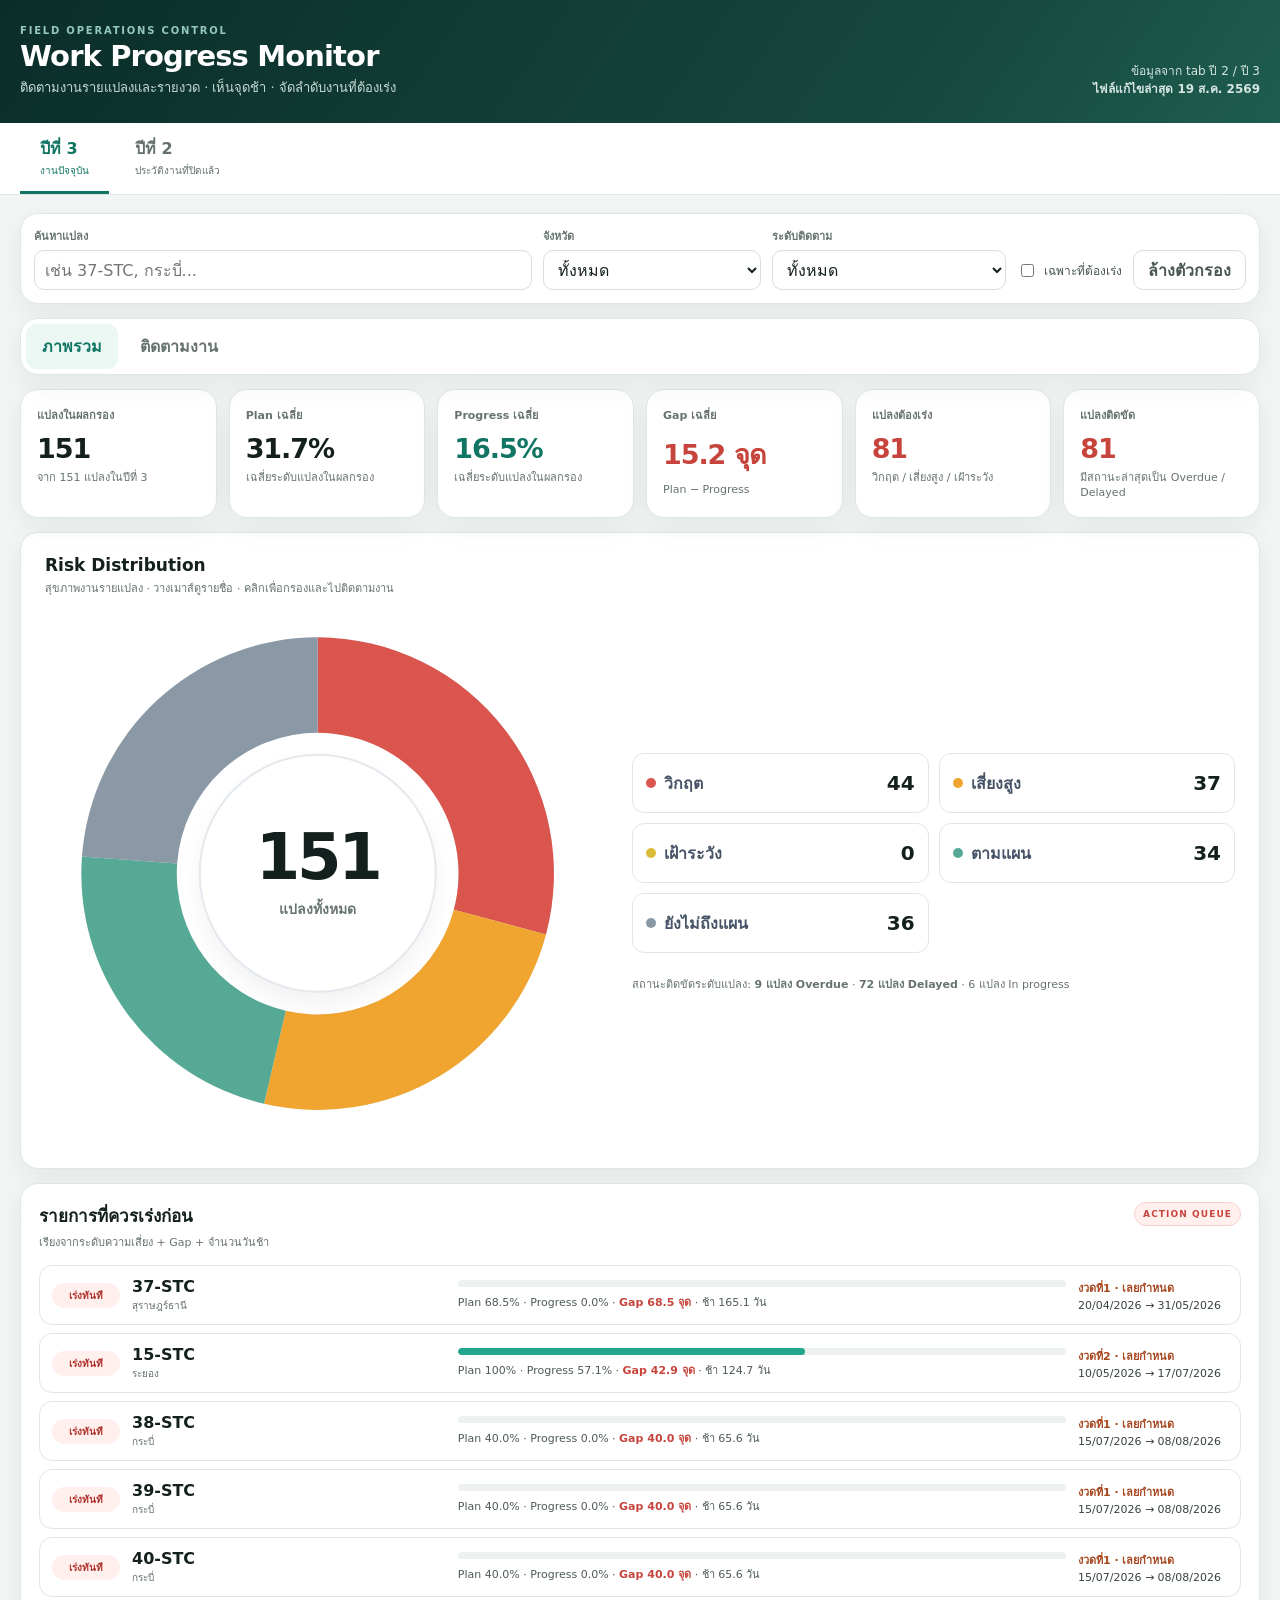
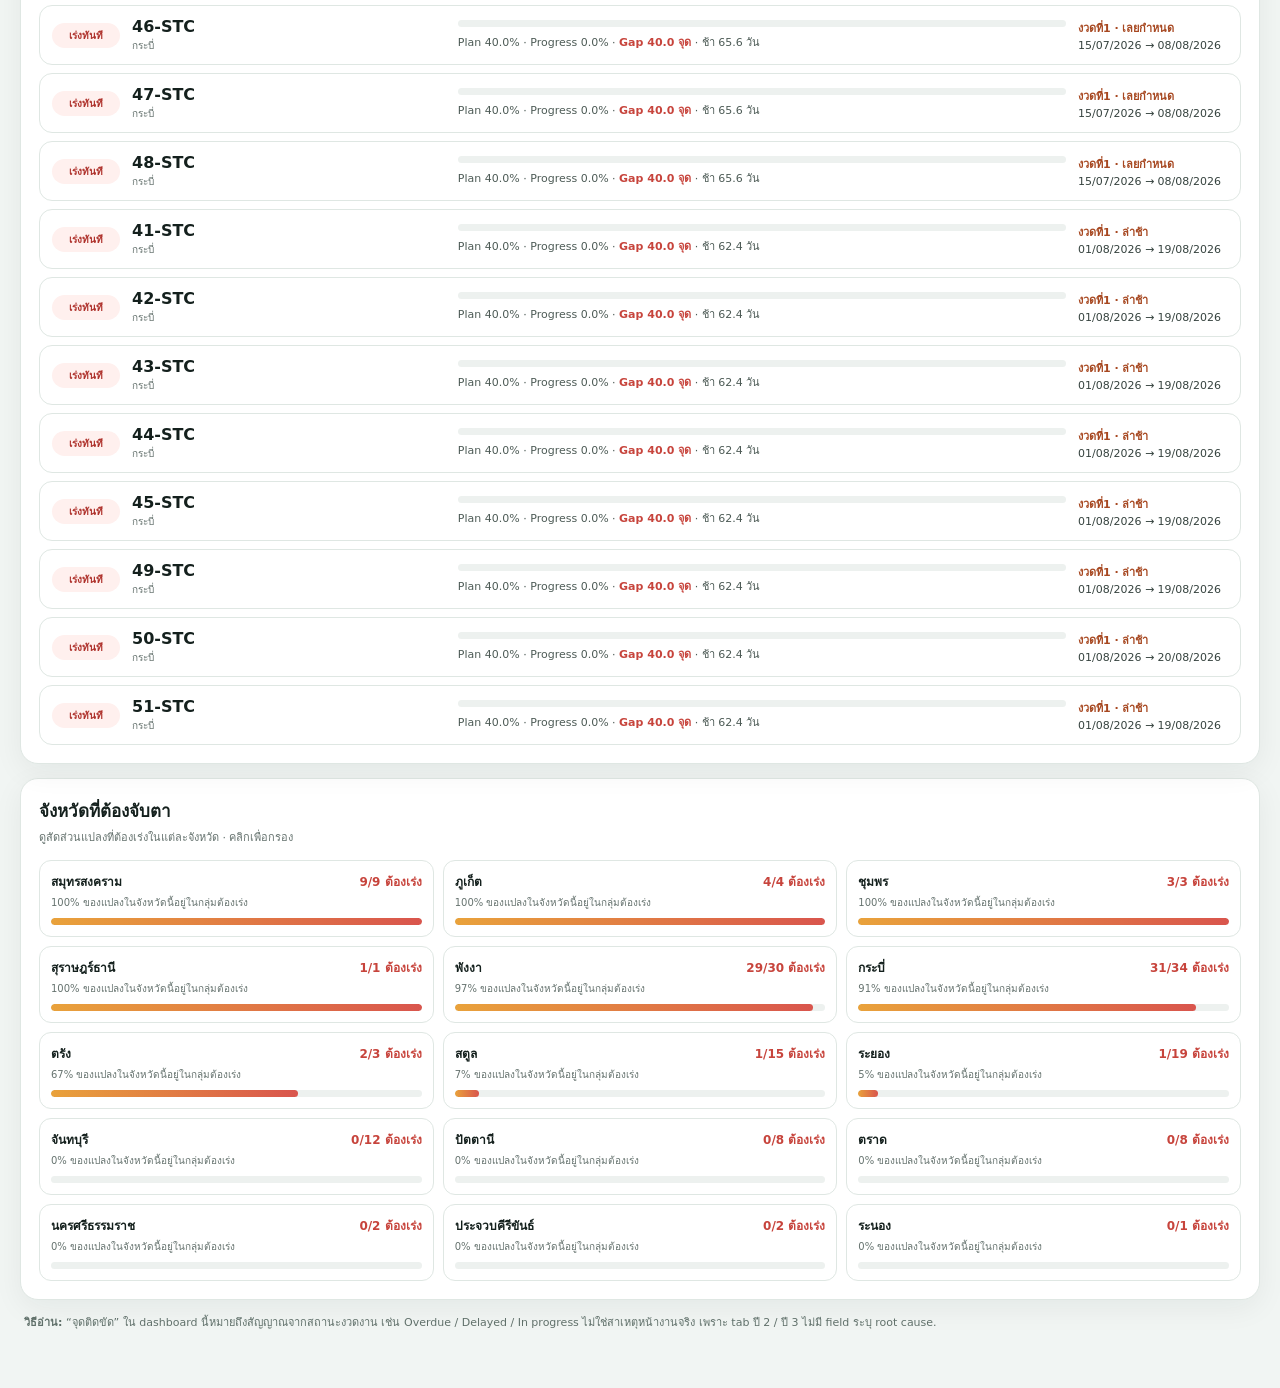
<file: work-monitor/index.html>
<!doctype html>
<html lang="th">
<head>
  <meta charset="utf-8">
  <meta name="viewport" content="width=device-width, initial-scale=1">
  <meta name="theme-color" content="#0d332d">
  <title>Work Progress Monitor · ปี 2 / ปี 3</title>
  <meta name="description" content="Dashboard ติดตามความก้าวหน้างานรายแปลงและรายงวด ปี 2 และปี 3">
  <link rel="stylesheet" href="styles.css">
  <link rel="stylesheet" href="dashboard-interactions.css">
</head>
<body>
  <header class="hero">
    <div>
      <div class="eyebrow">FIELD OPERATIONS CONTROL</div>
      <h1>Work Progress Monitor</h1>
      <p>ติดตามงานรายแปลงและรายงวด · เห็นจุดช้า · จัดลำดับงานที่ต้องเร่ง</p>
    </div>
    <div class="snapshot" id="snapshot"></div>
  </header>

  <nav class="year-nav" aria-label="เลือกปีงาน">
    <button class="year-btn active" data-year="3"><span>ปีที่ 3</span><small>งานปัจจุบัน</small></button>
    <button class="year-btn" data-year="2"><span>ปีที่ 2</span><small>ประวัติงานที่ปิดแล้ว</small></button>
  </nav>

  <main>
    <section class="filters card">
      <div class="field search-field"><label for="search">ค้นหาแปลง</label><input id="search" type="search" placeholder="เช่น 37-STC, กระบี่..."></div>
      <div class="field"><label for="province">จังหวัด</label><select id="province"><option value="">ทั้งหมด</option></select></div>
      <div class="field"><label for="risk">ระดับติดตาม</label><select id="risk">
        <option value="">ทั้งหมด</option><option value="critical">วิกฤต · เร่งทันที</option><option value="high">เสี่ยงสูง · ต้องเร่ง</option><option value="watch">เฝ้าระวัง</option><option value="on_track">ตามแผน</option><option value="future">ยังไม่ถึงแผน</option><option value="completed">ปิดงานแล้ว</option>
      </select></div>
      <label class="urgent-toggle"><input id="urgentOnly" type="checkbox"> <span>เฉพาะที่ต้องเร่ง</span></label>
      <button class="btn ghost" id="reset">ล้างตัวกรอง</button>
    </section>

    <nav class="view-nav card" aria-label="มุมมอง Dashboard">
      <button class="view-btn active" data-view="overview">ภาพรวม</button>
      <button class="view-btn" data-view="tracking">ติดตามงาน</button>
    </nav>

    <div id="overviewContent" class="view-content active">
      <section class="kpis" id="kpis"></section>

      <section class="risk-grid">
        <article class="card panel risk-panel">
          <div class="panel-head"><div><h2>Risk Distribution</h2><p>สุขภาพงานรายแปลง · วางเมาส์ดูรายชื่อ · คลิกเพื่อกรองและไปติดตามงาน</p></div></div>
          <div id="installmentHealth"></div>
        </article>
      </section>

      <section class="main-grid action-grid">
        <article class="card panel action-panel">
          <div class="panel-head"><div><h2>รายการที่ควรเร่งก่อน</h2><p>เรียงจากระดับความเสี่ยง + Gap + จำนวนวันช้า</p></div><span class="live-pill">ACTION QUEUE</span></div>
          <div id="actionQueue" class="action-list"></div>
        </article>
      </section>

      <section class="card panel province-panel">
        <div class="panel-head"><div><h2>จังหวัดที่ต้องจับตา</h2><p>ดูสัดส่วนแปลงที่ต้องเร่งในแต่ละจังหวัด · คลิกเพื่อกรอง</p></div></div>
        <div id="provinceHealth" class="province-list"></div>
      </section>

      <section class="note"><b>วิธีอ่าน:</b> “จุดติดขัด” ใน dashboard นี้หมายถึงสัญญาณจากสถานะงวดงาน เช่น Overdue / Delayed / In progress ไม่ใช่สาเหตุหน้างานจริง เพราะ tab ปี 2 / ปี 3 ไม่มี field ระบุ root cause.</section>
    </div>

    <div id="trackingContent" class="view-content">
      <section class="card table-card" id="trackingSection">
        <div class="table-head"><div><h2>ติดตามรายแปลง</h2><p id="tableMeta"></p></div><button class="btn" id="exportCsv">Export CSV</button></div>
        <div class="table-wrap"><table><thead><tr><th>แปลง</th><th>จังหวัด</th><th>ระดับติดตาม</th><th>Plan</th><th>Progress</th><th>Gap</th><th>ช้า</th><th>จุดติดขัดล่าสุด</th></tr></thead><tbody id="plotRows"></tbody></table></div>
      </section>
    </div>
  </main>

  <div class="modal-backdrop" id="modalBackdrop" hidden><article class="modal" role="dialog" aria-modal="true"><button class="modal-close" id="modalClose" aria-label="ปิด">×</button><div id="modalContent"></div></article></div>

  <script src="data/raw-base.js"></script>
  <script src="data/raw-2-01.js"></script><script src="data/raw-2-02.js"></script><script src="data/raw-2-03.js"></script>
  <script src="data/raw-3-01.js"></script><script src="data/raw-3-02.js"></script><script src="data/raw-3-03.js"></script>
  <script src="data-adapter.js"></script>
  <script src="app.js"></script>
</body>
</html>
</file>
<file: styles.css>
:root {
  --bg: #f3f6f8;
  --surface: #ffffff;
  --surface-2: #f8fafc;
  --text: #172033;
  --muted: #667085;
  --line: #e3e8ef;
  --navy: #0f172a;
  --green: #0f766e;
  --green-2: #14b8a6;
  --red: #c2413a;
  --red-bg: #fff1f0;
  --orange: #b45309;
  --orange-bg: #fff7ed;
  --yellow: #8a6500;
  --yellow-bg: #fffbea;
  --blue: #2563eb;
  --blue-bg: #eff6ff;
  --shadow: 0 8px 24px rgba(15, 23, 42, .06);
  --radius: 16px;
}

* { box-sizing: border-box; }
body {
  margin: 0;
  font-family: ui-sans-serif, system-ui, -apple-system, BlinkMacSystemFont, "Segoe UI", "Noto Sans Thai", sans-serif;
  background: var(--bg);
  color: var(--text);
}
button, input, select { font: inherit; }
button { cursor: pointer; }

.topbar {
  background: linear-gradient(135deg, #0f172a, #123f3b);
  color: white;
  padding: 22px max(22px, calc((100vw - 1440px) / 2));
  display: flex;
  align-items: center;
  justify-content: space-between;
  gap: 24px;
}
.brand-wrap { display: flex; align-items: center; gap: 14px; }
.brand-mark {
  width: 48px; height: 48px; border-radius: 14px;
  display: grid; place-items: center; font-size: 26px;
  background: rgba(255,255,255,.1); border: 1px solid rgba(255,255,255,.15);
}
.eyebrow { font-size: 11px; letter-spacing: .14em; color: #9bd5ca; font-weight: 700; }
h1 { margin: 2px 0 0; font-size: 23px; line-height: 1.2; }
.asof { color: #cbd5e1; font-size: 13px; text-align: right; line-height: 1.6; }

.tabs {
  background: var(--surface); border-bottom: 1px solid var(--line);
  padding: 0 max(22px, calc((100vw - 1440px) / 2));
  display: flex; gap: 5px; overflow-x: auto;
  position: sticky; top: 0; z-index: 20;
}
.tab {
  border: 0; background: transparent; color: var(--muted);
  padding: 14px 18px; font-weight: 650; white-space: nowrap;
  border-bottom: 3px solid transparent;
}
.tab.active { color: var(--green); border-bottom-color: var(--green); }

main { max-width: 1440px; margin: 0 auto; padding: 20px 22px 56px; }
.card {
  background: var(--surface); border: 1px solid var(--line); border-radius: var(--radius);
  box-shadow: var(--shadow);
}
.filters {
  padding: 14px; display: grid; grid-template-columns: minmax(240px, 1.6fr) repeat(2, minmax(150px, .7fr)) auto auto;
  gap: 12px; align-items: end; margin-bottom: 18px;
}
.filter-field { display: flex; flex-direction: column; gap: 6px; }
.filter-field label { color: var(--muted); font-size: 12px; font-weight: 650; }
input, select {
  min-height: 40px; border: 1px solid #d6dce5; border-radius: 10px; background: white; color: var(--text); padding: 8px 10px;
}
input:focus, select:focus { outline: 2px solid rgba(20,184,166,.18); border-color: var(--green-2); }
.toggle-field { display: flex; align-items: center; gap: 8px; min-height: 40px; white-space: nowrap; font-size: 13px; color: #344054; }
.toggle-field input { min-height: auto; width: 16px; height: 16px; }
.filter-actions { display: flex; gap: 8px; }
.btn {
  min-height: 40px; border: 1px solid var(--green); border-radius: 10px; padding: 8px 13px;
  background: var(--green); color: white; font-weight: 650;
}
.btn.secondary { color: #344054; background: white; border-color: #d6dce5; }

.view { display: none; }
.view.active { display: block; }
.kpi-grid { display: grid; grid-template-columns: repeat(6, 1fr); gap: 12px; margin-bottom: 16px; }
.kpi { padding: 17px; min-height: 122px; }
.kpi .label { color: var(--muted); font-size: 12px; font-weight: 650; }
.kpi .value { font-size: 28px; line-height: 1.15; margin-top: 10px; font-weight: 760; letter-spacing: -.03em; }
.kpi .sub { color: var(--muted); font-size: 12px; margin-top: 7px; line-height: 1.4; }
.kpi.alert .value { color: var(--red); }
.kpi.good .value { color: var(--green); }

.grid-2 { display: grid; grid-template-columns: 1.15fr .85fr; gap: 16px; margin-bottom: 16px; }
.panel { padding: 18px; }
.panel-title-row { display: flex; justify-content: space-between; align-items: flex-start; gap: 16px; margin-bottom: 14px; }
.panel h2, .panel h3 { margin: 0; }
.panel h2 { font-size: 17px; }
.panel h3 { font-size: 15px; }
.panel-sub { color: var(--muted); font-size: 12px; margin-top: 4px; }

.progress-comparison { display: grid; gap: 13px; }
.metric-row { display: grid; grid-template-columns: 110px 1fr 70px; align-items: center; gap: 10px; font-size: 13px; }
.track { height: 11px; background: #edf0f4; border-radius: 999px; overflow: hidden; }
.fill { height: 100%; border-radius: inherit; background: var(--green-2); }
.fill.plan { background: #94a3b8; }
.fill.bad { background: #e77870; }

.risk-stack { display: flex; height: 26px; border-radius: 999px; overflow: hidden; background: #eef2f6; margin: 14px 0 12px; }
.risk-stack > div { min-width: 0; }
.risk-stack .critical { background: #d9554d; }
.risk-stack .high { background: #e9a23b; }
.risk-stack .watch { background: #dbc34b; }
.risk-stack .on_track { background: #55a893; }
.risk-stack .ahead { background: #5b8def; }
.legend { display: flex; flex-wrap: wrap; gap: 12px 18px; color: var(--muted); font-size: 12px; }
.legend span { display: inline-flex; align-items: center; gap: 6px; }
.dot { width: 8px; height: 8px; border-radius: 50%; display: inline-block; }
.dot.critical { background:#d9554d; }.dot.high{background:#e9a23b}.dot.watch{background:#dbc34b}.dot.on_track{background:#55a893}.dot.ahead{background:#5b8def}

.bar-list { display: grid; gap: 10px; }
.bar-row { display: grid; grid-template-columns: 82px 1fr 105px; gap: 10px; align-items: center; font-size: 12px; }
.bar-row .name { font-weight: 700; }
.bar-bg { height: 16px; background: #eef1f5; border-radius: 5px; overflow: hidden; }
.bar-value { height: 100%; background: #d96d65; border-radius: inherit; min-width: 2px; }
.bar-amount { text-align: right; color: #475467; font-variant-numeric: tabular-nums; }

.table-card { overflow: hidden; }
.table-toolbar { padding: 14px 16px; border-bottom: 1px solid var(--line); display: flex; align-items: center; justify-content: space-between; gap: 12px; }
.table-toolbar h2 { margin: 0; font-size: 17px; }
.table-meta { color: var(--muted); font-size: 12px; }
.table-wrap { overflow: auto; max-height: 68vh; }
table { width: 100%; border-collapse: collapse; min-width: 1120px; }
th, td { padding: 11px 12px; border-bottom: 1px solid #edf0f4; text-align: left; font-size: 12.5px; vertical-align: middle; }
th { color: #475467; background: #f9fafb; position: sticky; top: 0; z-index: 4; font-weight: 700; white-space: nowrap; }
tbody tr { transition: background .12s; }
tbody tr:hover { background: #f8fbfa; }
tbody tr.clickable { cursor: pointer; }
.num { text-align: right; font-variant-numeric: tabular-nums; white-space: nowrap; }
.main-cell { font-weight: 760; color: #152238; }
.muted { color: var(--muted); }
.small { font-size: 11px; }

.badge { display: inline-flex; align-items: center; gap: 5px; border-radius: 999px; padding: 4px 8px; font-size: 11px; font-weight: 700; white-space: nowrap; }
.badge.critical, .badge.paid_ahead { color: #a9312b; background: var(--red-bg); }
.badge.high, .badge.review { color: #9b5100; background: var(--orange-bg); }
.badge.watch { color: var(--yellow); background: var(--yellow-bg); }
.badge.on_track, .badge.aligned { color: #176958; background: #ecf9f5; }
.badge.ahead { color: #1d4ed8; background: var(--blue-bg); }
.badge.no_data { color: #64748b; background: #f1f5f9; }
.badge.paid_behind { color: #8d3c00; background: #fff4e8; }
.badge.high-confidence { color:#176958;background:#ecf9f5; }
.badge.mixed-confidence { color:#9b5100;background:#fff7ed; }
.badge.none-confidence { color:#64748b;background:#f1f5f9; }

.inline-progress { width: 92px; display: inline-grid; grid-template-columns: 1fr 35px; align-items: center; gap: 7px; }
.inline-progress .track { height: 6px; }
.delta-negative { color: var(--red); font-weight: 700; }
.delta-positive { color: var(--blue); font-weight: 700; }

.callout { border: 1px solid #f2d3ad; background: #fffaf3; border-radius: 12px; padding: 13px 14px; font-size: 12.5px; color: #69450e; line-height: 1.55; }
.callout.info { border-color: #cfe1f7; background: #f6faff; color: #31577e; }
.quality-grid { display: grid; grid-template-columns: repeat(4, 1fr); gap: 12px; margin-bottom: 16px; }
.quality-card { padding: 16px; }
.quality-card .big { font-size: 25px; font-weight: 760; margin-top: 7px; }
.quality-card .caption { color: var(--muted); font-size: 12px; line-height: 1.45; }
.rule-list { display: grid; gap: 10px; margin: 0; padding-left: 20px; color: #475467; font-size: 13px; line-height: 1.55; }

.modal-backdrop { position: fixed; inset: 0; z-index: 100; background: rgba(15,23,42,.58); padding: 26px; overflow: auto; }
.modal { position: relative; width: min(980px, 100%); margin: 0 auto; background: white; border-radius: 18px; box-shadow: 0 24px 70px rgba(0,0,0,.25); overflow: hidden; }
.modal-close { position: absolute; right: 16px; top: 14px; width: 36px; height: 36px; border: 1px solid var(--line); background: white; border-radius: 10px; font-size: 24px; line-height: 1; z-index: 2; }
.modal-head { padding: 24px 66px 18px 24px; background: #f7faf9; border-bottom: 1px solid var(--line); }
.modal-head h2 { margin: 3px 0 5px; font-size: 24px; }
.modal-body { padding: 20px 24px 26px; display: grid; gap: 18px; }
.detail-grid { display: grid; grid-template-columns: repeat(4, 1fr); gap: 10px; }
.detail-item { background: var(--surface-2); border-radius: 11px; padding: 11px; min-width: 0; }
.detail-item .label { color: var(--muted); font-size: 11px; }
.detail-item .value { margin-top: 4px; font-weight: 700; font-size: 13px; overflow-wrap: anywhere; }
.dual-progress { display: grid; grid-template-columns: 1fr 1fr; gap: 14px; }
.progress-box { border: 1px solid var(--line); border-radius: 12px; padding: 14px; }
.progress-box .topline { display:flex; justify-content:space-between; gap:10px; font-size:12px; margin-bottom:9px; }
.progress-box .track { height: 12px; }
.installment-grid { display: grid; gap: 8px; }
.installment { border: 1px solid var(--line); border-radius: 11px; padding: 11px 12px; display: grid; grid-template-columns: 64px 1fr 130px 130px; gap: 10px; align-items: center; font-size: 12px; }
.payment-record { display:grid; grid-template-columns: 90px 105px 105px 1fr; gap:10px; border-bottom:1px solid #edf0f4; padding:9px 0; font-size:12px; align-items:start; }
.payment-record:last-child { border-bottom:0; }

.empty { padding: 48px 20px; text-align: center; color: var(--muted); }
.footer-note { margin-top: 16px; color: var(--muted); font-size: 11px; line-height: 1.5; }

@media (max-width: 1180px) {
  .kpi-grid { grid-template-columns: repeat(3, 1fr); }
  .filters { grid-template-columns: 1.5fr 1fr 1fr; }
  .toggle-field, .filter-actions { align-self: center; }
  .quality-grid { grid-template-columns: repeat(2, 1fr); }
}
@media (max-width: 780px) {
  .topbar { align-items:flex-start; flex-direction:column; }
  .asof { text-align:left; }
  main { padding: 14px 12px 40px; }
  .filters { grid-template-columns: 1fr 1fr; }
  .search-field, .filter-actions { grid-column: 1 / -1; }
  .grid-2 { grid-template-columns: 1fr; }
  .kpi-grid { grid-template-columns: repeat(2, 1fr); }
  .quality-grid { grid-template-columns: 1fr 1fr; }
  .detail-grid { grid-template-columns: 1fr 1fr; }
  .dual-progress { grid-template-columns: 1fr; }
  .installment { grid-template-columns: 54px 1fr; }
  .payment-record { grid-template-columns: 82px 95px 1fr; }
  .payment-record .remark { grid-column: 1/-1; }
}
@media (max-width: 480px) {
  .kpi-grid, .quality-grid { grid-template-columns: 1fr; }
  .filters { grid-template-columns: 1fr; }
  .search-field, .filter-actions { grid-column: auto; }
  .filter-actions .btn { flex: 1; }
  .modal-backdrop { padding: 10px; }
  .modal-head, .modal-body { padding-left: 16px; padding-right: 16px; }
}
</file>
<file: risk-pie.css>
.risk-panel-wide {
  width: 100%;
  margin-bottom: 16px;
  padding: 22px 24px;
}
.plan-full-row {
  grid-template-columns: 1fr !important;
}
.risk-title-row {
  margin-bottom: 8px;
}
.risk-pie-shell {
  display: grid;
  grid-template-columns: minmax(480px, .95fr) minmax(420px, 1.05fr);
  gap: 44px;
  align-items: center;
  min-height: 540px;
}
.risk-pie-stage {
  position: relative;
  width: min(100%, 560px);
  aspect-ratio: 1 / 1;
  margin: 0 auto;
}
.risk-pie {
  position: absolute;
  inset: 0;
  display: block;
  width: 100%;
  height: 100%;
  overflow: visible;
}
.risk-pie-track {
  stroke: #eef2f6;
}
.risk-pie-slice {
  cursor: pointer;
  outline: none;
  transition: opacity .16s ease, filter .16s ease;
}
.risk-pie-slice.risk-critical { fill: #d9554d; }
.risk-pie-slice.risk-high { fill: #e9a23b; }
.risk-pie-slice.risk-watch { fill: #dbc34b; }
.risk-pie-slice.risk-on_track { fill: #55a893; }
.risk-pie-slice.risk-ahead { fill: #5b8def; }
.risk-pie-stage:has(.risk-pie-slice:hover) .risk-pie-slice:not(:hover),
.risk-pie-stage:has(.risk-pie-slice.is-active) .risk-pie-slice:not(.is-active) {
  opacity: .34;
}
.risk-pie-slice:hover,
.risk-pie-slice:focus,
.risk-pie-slice.is-active {
  filter: brightness(1.04) drop-shadow(0 7px 12px rgba(15,23,42,.18));
}
.risk-pie-center {
  position: absolute;
  left: 50%;
  top: 50%;
  transform: translate(-50%, -50%);
  width: 43%;
  aspect-ratio: 1 / 1;
  border-radius: 50%;
  display: flex;
  flex-direction: column;
  align-items: center;
  justify-content: center;
  text-align: center;
  background: #fff;
  box-shadow: 0 0 0 2px rgba(227,232,239,.85), 0 12px 28px rgba(15,23,42,.07);
  pointer-events: none;
}
.risk-pie-center strong {
  font-size: clamp(52px, 5.4vw, 78px);
  line-height: .95;
  color: #172033;
  letter-spacing: -.05em;
}
.risk-pie-center span {
  margin-top: 10px;
  color: var(--muted);
  font-size: 14px;
  font-weight: 650;
}
.risk-pie-info {
  min-width: 0;
  display: grid;
  gap: 16px;
  align-content: center;
}
.risk-pie-legend {
  display: grid;
  grid-template-columns: repeat(2, minmax(0, 1fr));
  gap: 10px;
}
.risk-legend-item {
  width: 100%;
  min-height: 58px;
  border: 1px solid var(--line);
  border-radius: 12px;
  padding: 11px 13px;
  display: flex;
  align-items: center;
  justify-content: space-between;
  gap: 12px;
  background: #fff;
  color: #475467;
  font-size: 13px;
  text-align: left;
  box-shadow: 0 3px 10px rgba(15,23,42,.025);
}
.risk-legend-item > span {
  display: inline-flex;
  align-items: center;
  gap: 8px;
  font-weight: 650;
}
.risk-legend-item .dot {
  width: 10px;
  height: 10px;
}
.risk-legend-item b {
  color: var(--text);
  font-size: 19px;
  font-variant-numeric: tabular-nums;
}
.risk-legend-item:hover,
.risk-legend-item:focus-visible,
.risk-legend-item.is-active {
  background: #f8fafc;
  border-color: #a9b8c9;
  outline: none;
  box-shadow: 0 5px 16px rgba(15,23,42,.07);
}
.risk-pie-tooltip {
  max-height: 260px;
  overflow: auto;
  padding: 14px;
  border: 1px solid #d9e0e8;
  border-radius: 12px;
  background: #fff;
  box-shadow: 0 12px 28px rgba(15,23,42,.09);
}
.risk-pie-tooltip[hidden] { display: none; }
.risk-tooltip-head {
  display: flex;
  justify-content: space-between;
  align-items: center;
  gap: 12px;
  padding-bottom: 10px;
  margin-bottom: 10px;
  border-bottom: 1px solid #edf0f4;
  font-size: 13px;
}
.risk-tooltip-head > span {
  display: inline-flex;
  align-items: center;
  gap: 8px;
  font-weight: 750;
}
.risk-tooltip-head b { white-space: nowrap; }
.risk-tooltip-list {
  display: grid;
  grid-template-columns: repeat(4, minmax(0, 1fr));
  gap: 7px 9px;
  font-size: 11.5px;
  line-height: 1.35;
  color: #344054;
}
.risk-tooltip-list span {
  padding: 5px 7px;
  background: #f6f8fb;
  border-radius: 7px;
  overflow-wrap: anywhere;
  font-weight: 650;
}
.risk-tooltip-empty {
  grid-column: 1 / -1;
  color: var(--muted);
  background: transparent !important;
}
.risk-tooltip-action {
  margin-top: 11px;
  padding-top: 9px;
  border-top: 1px solid #edf0f4;
  color: var(--green);
  font-size: 11px;
  font-weight: 650;
}
.risk-rule-callout {
  margin-top: 6px;
}

@media (max-width: 1180px) {
  .risk-pie-shell {
    grid-template-columns: minmax(380px, .9fr) minmax(340px, 1.1fr);
    gap: 24px;
    min-height: 470px;
  }
  .risk-pie-stage { width: min(100%, 470px); }
  .risk-tooltip-list { grid-template-columns: repeat(3, minmax(0, 1fr)); }
}
@media (max-width: 860px) {
  .risk-pie-shell {
    grid-template-columns: 1fr;
    min-height: 0;
  }
  .risk-pie-stage { width: min(88vw, 480px); }
  .risk-pie-legend { grid-template-columns: 1fr 1fr; }
}
@media (max-width: 620px) {
  .risk-panel-wide { padding: 18px; }
  .risk-pie-stage { width: min(90vw, 390px); }
  .risk-pie-legend { grid-template-columns: 1fr; }
  .risk-tooltip-list { grid-template-columns: repeat(2, minmax(0, 1fr)); }
  .risk-pie-center strong { font-size: 46px; }
  .risk-pie-center span { font-size: 12px; }
}
</file>
<file: contract-submission-monitor/styles.css>
:root{
  --bg:#f3f6f2;--paper:#fff;--ink:#14231f;--muted:#6b7a75;--line:#dce5df;
  --forest:#123b32;--forest-2:#1c5a4b;--mint:#dcefe7;--green:#16825d;
  --amber:#a66a00;--amber-bg:#fff3d5;--red:#a3312e;--red-bg:#fde9e6;--gray:#87928e;--gray-bg:#edf1ef;
  --shadow:0 10px 30px rgba(24,49,41,.07);--radius:18px;
}
*{box-sizing:border-box}html{scroll-behavior:smooth}body{margin:0;background:var(--bg);color:var(--ink);font-family:Inter,"Noto Sans Thai","Leelawadee UI",Tahoma,sans-serif;line-height:1.45}
button,input,select{font:inherit}.hero{background:linear-gradient(130deg,#0d3029,#174d40);color:white;padding:36px max(22px,calc((100vw - 1460px)/2));display:flex;justify-content:space-between;gap:28px;align-items:flex-end;min-height:190px}.eyebrow,.section-kicker{font-size:11px;letter-spacing:.14em;font-weight:800;color:#88c7b2}.hero h1{font-size:clamp(30px,4vw,52px);margin:6px 0 8px;line-height:1.05;letter-spacing:-.025em}.hero p{margin:0;max-width:850px;color:#dbece6;font-size:16px}.snapshot{min-width:170px;border:1px solid rgba(255,255,255,.2);border-radius:16px;padding:16px;background:rgba(255,255,255,.08);backdrop-filter:blur(6px)}.snapshot span,.snapshot small{display:block;color:#b8d9ce;font-size:11px;letter-spacing:.08em}.snapshot strong{display:block;font-size:22px;margin:4px 0}
main{max-width:1460px;margin:0 auto;padding:24px 22px 64px}.card{background:var(--paper);border:1px solid var(--line);border-radius:var(--radius);box-shadow:var(--shadow)}
.contract-ladder{padding:22px 24px}.ladder-title{display:flex;align-items:end;gap:14px;justify-content:space-between}.ladder-title h2,.panel-head h2,.table-head h2{margin:4px 0 0;font-size:20px}.ladder{display:grid;grid-template-columns:1fr 36px 1fr 36px 1fr;gap:8px;align-items:stretch;margin-top:18px}.party{padding:16px;border:1px solid var(--line);border-radius:14px;background:#fbfcfb}.party span{display:block;font-size:10px;letter-spacing:.1em;font-weight:800;color:var(--muted)}.party strong{display:block;font-size:26px;margin:3px 0}.party small{color:var(--muted)}.party.owner{background:#eef7f3}.party.main{background:#f5f6ea}.party.sub{background:#fff7ea}.arrow{display:grid;place-items:center;font-size:25px;color:#7b9087}.rule-strip{margin-top:14px;padding:11px 14px;background:#f5f8f6;border-radius:11px;color:#50615b;font-size:13px}.rule-strip span{display:inline-block;width:1px;height:14px;background:#cad6d0;margin:0 10px;vertical-align:-2px}.rule-strip code{background:white;padding:2px 6px;border:1px solid var(--line);border-radius:6px}
.dataset-tabs{display:flex;gap:8px;padding:8px;margin-top:16px;overflow:auto}.dataset-tab{appearance:none;border:0;background:transparent;border-radius:12px;padding:11px 16px;color:#50615b;white-space:nowrap;cursor:pointer;text-align:left}.dataset-tab b{display:block;color:inherit}.dataset-tab small{display:block;margin-top:2px;color:#82908b}.dataset-tab.active{background:var(--forest);color:white}.dataset-tab.active small{color:#b9d7cd}
.filters{margin-top:16px;padding:16px;display:grid;grid-template-columns:minmax(250px,1.7fr) repeat(5,minmax(130px,1fr)) auto;gap:11px;align-items:end}.field label{display:block;font-size:11px;font-weight:800;color:#687772;margin:0 0 6px}.field input,.field select{width:100%;height:42px;border:1px solid #ccd8d2;background:white;border-radius:10px;padding:0 11px;outline:none;color:var(--ink)}.field input:focus,.field select:focus{border-color:#4f8f7d;box-shadow:0 0 0 3px rgba(79,143,125,.12)}.filter-actions{display:flex;gap:7px}.btn{height:42px;border:0;border-radius:10px;background:var(--forest);color:white;padding:0 14px;font-weight:750;cursor:pointer;white-space:nowrap}.btn.ghost{background:#edf3f0;color:#345047}.btn:hover{filter:brightness(.97)}
.kpi-grid{display:grid;grid-template-columns:repeat(6,1fr);gap:12px;margin-top:16px}.kpi{padding:18px}.kpi .label{font-size:11px;font-weight:800;color:#74827d}.kpi .value{font-size:30px;font-weight:850;letter-spacing:-.03em;margin:4px 0 2px}.kpi .sub{font-size:12px;color:var(--muted)}.kpi.good .value{color:var(--green)}.kpi.warn .value{color:var(--amber)}.kpi.danger .value{color:var(--red)}
.installment-panel,.table-card{margin-top:16px;padding:20px}.panel-head,.table-head{display:flex;justify-content:space-between;gap:18px;align-items:flex-start}.panel-head p,.table-head p{margin:5px 0 0;color:var(--muted);font-size:13px}.legend{display:flex;gap:12px;flex-wrap:wrap;color:#687772;font-size:12px}.legend span{display:flex;align-items:center;gap:5px}.dot{width:9px;height:9px;border-radius:50%;display:inline-block}.dot.submitted{background:var(--green)}.dot.pending{background:var(--amber)}.dot.stopped{background:var(--red)}.dot.na{background:#a9b2ae}
.installment-grid{display:grid;grid-template-columns:repeat(4,1fr);gap:12px;margin-top:17px}.inst-card{border:1px solid var(--line);border-radius:14px;padding:15px}.inst-top{display:flex;justify-content:space-between;align-items:start}.inst-top strong{font-size:18px}.inst-rate{font-size:26px;font-weight:850}.bar{height:10px;background:#edf1ef;border-radius:99px;overflow:hidden;display:flex;margin:12px 0}.bar .submitted{background:var(--green)}.bar .pending{background:#e4a52b}.bar .stopped{background:#c8655e}.bar .na{background:#b9c1bd}.inst-stats{display:grid;grid-template-columns:repeat(2,1fr);gap:7px;font-size:12px;color:#64736e}.inst-stats b{color:var(--ink)}
.table-card{padding-bottom:12px}.table-head{align-items:center}.table-wrap{overflow:auto;margin:15px -20px 0}.table-wrap table{border-collapse:separate;border-spacing:0;width:100%;min-width:1120px;font-size:13px}.table-wrap th{position:sticky;top:0;background:#f5f8f6;color:#5f6f69;text-align:left;padding:11px 12px;border-top:1px solid var(--line);border-bottom:1px solid var(--line);font-size:11px;letter-spacing:.02em;z-index:1}.table-wrap td{padding:11px 12px;border-bottom:1px solid #e7ece9;vertical-align:middle}.table-wrap tbody tr{cursor:pointer;background:white}.table-wrap tbody tr:hover{background:#f8fbf9}.plot-id{font-weight:850}.small{font-size:11px;color:var(--muted)}.num{text-align:right;font-variant-numeric:tabular-nums}.nowrap{white-space:nowrap}.status-chip,.inst-chip{display:inline-flex;align-items:center;gap:5px;border-radius:99px;font-size:11px;font-weight:800;padding:5px 8px;white-space:nowrap}.status-chip.pending,.inst-chip.pending{background:var(--amber-bg);color:#875900}.status-chip.complete,.inst-chip.submitted{background:#e2f3ec;color:#126c4d}.status-chip.stopped,.inst-chip.paused,.inst-chip.terminated{background:var(--red-bg);color:#8e322e}.status-chip.future_warning,.inst-chip.future{background:#f8e8ee;color:#8e3154}.inst-chip.na{background:var(--gray-bg);color:#6f7b77}.inst-chip.note{background:#eef0f8;color:#535c84}.inst-date{display:block;font-size:10px;margin-top:3px;color:#66736f}.future-date{color:#9b3150;font-weight:800}.source-note{margin-top:12px;color:#6c7a75;font-size:12px;padding:0 3px}
.empty{padding:36px;text-align:center;color:var(--muted)}
.modal-backdrop{position:fixed;inset:0;background:rgba(13,27,23,.54);display:grid;place-items:center;padding:20px;z-index:50}.modal-backdrop[hidden]{display:none}.modal{position:relative;background:white;width:min(980px,96vw);max-height:90vh;overflow:auto;border-radius:20px;box-shadow:0 30px 80px rgba(0,0,0,.25);padding:26px}.quality-modal{width:min(820px,96vw)}.modal-close{position:sticky;float:right;top:0;border:0;width:36px;height:36px;border-radius:50%;background:#edf2ef;color:#52615c;font-size:24px;cursor:pointer;z-index:2}.modal h2{font-size:27px;margin:4px 0 3px}.detail-path{display:flex;align-items:center;gap:7px;flex-wrap:wrap;margin:16px 0}.detail-path span{background:#eff5f2;border:1px solid var(--line);border-radius:8px;padding:7px 10px;font-size:12px;font-weight:800}.detail-grid{display:grid;grid-template-columns:repeat(4,1fr);gap:10px;margin:16px 0}.detail-box{border:1px solid var(--line);border-radius:12px;padding:12px}.detail-box .label{font-size:10px;color:var(--muted);font-weight:800}.detail-box .value{font-weight:800;margin-top:4px}.timeline{display:grid;grid-template-columns:repeat(4,1fr);gap:10px;margin-top:14px}.timeline-item{border:1px solid var(--line);border-radius:13px;padding:13px}.timeline-item h3{margin:0 0 9px;font-size:15px}.timeline-item .date{font-size:17px;font-weight:850;margin-top:7px}.quality-list{display:grid;gap:10px;margin-top:16px}.quality-item{border:1px solid var(--line);border-radius:12px;padding:12px 14px}.quality-item b{display:block;margin-bottom:3px}.future-list{display:grid;grid-template-columns:repeat(2,1fr);gap:7px;margin-top:10px}.future-item{background:#fff5f8;border:1px solid #f1d6e0;border-radius:9px;padding:8px 10px;font-size:12px}.modal-note{padding:12px 14px;background:#f5f8f6;border-radius:11px;color:#596963;font-size:12px;margin-top:14px}
@media(max-width:1180px){.filters{grid-template-columns:repeat(3,1fr)}.field.search{grid-column:span 2}.kpi-grid{grid-template-columns:repeat(3,1fr)}}
@media(max-width:820px){.hero{align-items:flex-start;flex-direction:column;padding-top:28px}.snapshot{width:100%}.ladder{grid-template-columns:1fr}.arrow{transform:rotate(90deg);height:24px}.filters{grid-template-columns:1fr 1fr}.field.search{grid-column:1/-1}.filter-actions{grid-column:1/-1}.kpi-grid{grid-template-columns:1fr 1fr}.installment-grid{grid-template-columns:1fr 1fr}.panel-head,.table-head{flex-direction:column}.detail-grid,.timeline{grid-template-columns:1fr 1fr}.future-list{grid-template-columns:1fr}}
@media(max-width:520px){main{padding-left:12px;padding-right:12px}.contract-ladder,.installment-panel,.table-card{padding:16px}.filters{grid-template-columns:1fr}.field.search,.filter-actions{grid-column:auto}.kpi-grid,.installment-grid,.detail-grid,.timeline{grid-template-columns:1fr}.table-wrap{margin-left:-16px;margin-right:-16px}.hero{padding-left:16px;padding-right:16px}}
</file>
<file: work-monitor-multifile/project-shell.css>
@import url('../work-monitor-upload/styles.css');

:root{--project-purple:#455c87;--project-purple-bg:#f2f5fb}
body{min-height:100vh}.hero h1{font-size:30px}.project-shell{max-width:1450px;margin:0 auto;padding:18px 20px 58px}.project-toolbar{padding:13px 15px;margin-bottom:14px;display:flex;align-items:end;justify-content:space-between;gap:18px}.project-toolbar-copy{display:grid;gap:3px;min-width:220px}.project-toolbar-copy .file-label{font-size:9px;letter-spacing:.11em;color:var(--muted);font-weight:800}.project-toolbar-copy strong{font-size:17px}.project-toolbar-copy small{font-size:10px;color:var(--muted)}.project-toolbar-controls{display:flex;align-items:end;gap:8px;flex-wrap:wrap}.project-select-field{display:grid;gap:5px;min-width:min(390px,42vw)}.project-select-field label{font-size:10px;color:var(--muted);font-weight:700}.project-select-field select{width:100%;font-weight:700}.project-toolbar .btn:disabled{opacity:.45;cursor:not-allowed}.project-hub[hidden],.project-workspace[hidden]{display:none}.hub-intro{padding:25px;margin-bottom:14px;display:flex;align-items:flex-end;justify-content:space-between;gap:24px;background:linear-gradient(135deg,#fff,#f2faf7)}.hub-intro h2{margin:4px 0 7px;font-size:26px;letter-spacing:-.03em}.hub-intro p{margin:0;color:var(--muted);font-size:13px;line-height:1.65;max-width:760px}.hub-step{display:flex;gap:9px;align-items:center;white-space:nowrap;color:var(--green);font-size:11px;font-weight:800}.hub-step span{width:32px;height:32px;border-radius:10px;background:#e5f5ef;display:grid;place-items:center}.project-grid{display:grid;grid-template-columns:repeat(3,minmax(0,1fr));gap:13px}.project-card,.project-add-card{min-height:245px;border-radius:17px}.project-card{background:white;border:1px solid var(--line);box-shadow:var(--shadow);padding:16px;display:flex;flex-direction:column;transition:transform .15s,border-color .15s,box-shadow .15s}.project-card:hover{transform:translateY(-2px);border-color:#b6cec6;box-shadow:0 14px 34px rgba(20,42,35,.1)}.project-card.active{border-color:#6cae9e;box-shadow:0 0 0 2px rgba(34,166,141,.12),var(--shadow)}.project-card-top{display:flex;justify-content:space-between;align-items:center;gap:10px}.project-mark{font-size:9px;letter-spacing:.13em;font-weight:900;color:var(--green);background:#eaf7f3;padding:5px 7px;border-radius:999px}.project-card-menu{display:flex;gap:5px}.icon-btn{width:29px;height:29px;border:1px solid var(--line);border-radius:8px;background:white;color:#65736e;font-size:15px;line-height:1}.icon-btn:hover{background:#f4f8f6;border-color:#b9cbc5}.icon-btn.danger:hover{color:var(--red);background:#fff7f6;border-color:#efc5c1}.project-card h3{margin:17px 0 7px;font-size:18px;line-height:1.35;overflow-wrap:anywhere}.project-card p{margin:0;color:var(--muted);font-size:11px;line-height:1.55;min-height:35px}.project-card-facts{display:flex;flex-wrap:wrap;gap:5px;margin-top:10px}.project-card-facts span{display:inline-flex;padding:4px 7px;border-radius:999px;background:#f2f6f4;color:#566861;font-size:9px;font-weight:750}.project-status{display:flex;align-items:flex-start;gap:7px;margin-top:auto;padding:12px 0 11px;color:#52625c;font-size:10.5px;line-height:1.4}.project-status i{width:8px;height:8px;border-radius:50%;background:var(--green2);margin-top:3px;flex:none}.project-open-btn{height:39px;border:1px solid var(--green);border-radius:10px;background:var(--green);color:white;font-weight:750}.project-open-btn:hover{background:#0d6657}.project-add-card{border:2px dashed #afd0c5;background:#f7fcfa;color:#426058;display:flex;flex-direction:column;align-items:center;justify-content:center;gap:8px;text-align:center;padding:20px}.project-add-card:hover{border-color:var(--green);background:#eef9f5}.project-add-card span{width:46px;height:46px;border-radius:14px;background:#e3f4ee;color:var(--green);font-size:28px;display:grid;place-items:center}.project-add-card strong{font-size:15px}.project-add-card small{font-size:10px;color:var(--muted)}.empty-project-add{grid-column:1/-1;min-height:280px}.workspace-head{padding:14px 16px;margin-bottom:12px;display:flex;align-items:center;justify-content:space-between;gap:18px}.workspace-title{min-width:0}.workspace-title .eyebrow{color:var(--green)}.workspace-title h2{margin:4px 0 3px;font-size:22px;line-height:1.25;overflow-wrap:anywhere}.workspace-title p{margin:0;color:var(--muted);font-size:11px}.workspace-meta{display:flex;align-items:center;gap:10px;flex-wrap:wrap;justify-content:flex-end}.workspace-status{display:inline-flex;max-width:390px;padding:7px 10px;border-radius:999px;background:#edf8f4;color:#246b5b;font-size:10px;font-weight:750;white-space:nowrap;overflow:hidden;text-overflow:ellipsis}.workspace-actions{display:flex;gap:7px;flex-wrap:wrap}.btn.danger-outline{background:white;color:var(--red);border-color:#e9bbb7}.btn.danger-outline:hover{background:#fff5f4}.frame-stack{position:relative}.project-iframe{display:block;width:100%;min-height:760px;border:0;border-radius:18px;background:var(--bg)}.project-iframe[hidden]{display:none}.session-note{margin-top:13px;padding:11px 13px;border:1px solid #e8d7ae;background:#fffaf0;border-radius:11px;color:#725420;font-size:10.5px;line-height:1.55}.project-modal .modal{width:min(620px,100%)}.project-form{padding:22px;display:grid;gap:15px}.project-form-head{padding-right:45px}.project-form-head .eyebrow{color:var(--green)}.project-form-head h2{margin:4px 0 5px;font-size:23px}.project-form-head p{margin:0;color:var(--muted);font-size:11px;line-height:1.55}.project-form .field textarea{min-height:100px;resize:vertical;border:1px solid #d5dfdb;border-radius:10px;background:white;padding:10px;color:var(--ink);font:inherit}.project-form .field textarea:focus{outline:2px solid rgba(34,166,141,.16);border-color:var(--green2)}.project-form-error{min-height:18px;color:var(--red);font-size:11px}.project-form-actions{display:flex;justify-content:flex-end;gap:8px}.project-toolbar.workspace-mode{position:sticky;top:0;z-index:35}

.project-detail-dialog{width:min(1040px,100%)}.project-detail-head{padding:24px 66px 20px 24px;background:linear-gradient(135deg,#f5faf8,#eef7f4);border-bottom:1px solid var(--line)}.project-detail-head .eyebrow{color:var(--green)}.project-detail-head h2{margin:4px 0 6px;font-size:25px;line-height:1.3}.project-detail-head p{margin:0;color:var(--muted);font-size:12px;line-height:1.6}.project-detail-body{padding:19px 24px 22px;display:grid;gap:16px}.project-metric-grid{display:grid;grid-template-columns:repeat(4,1fr);gap:10px}.project-metric-grid>div{padding:13px;border:1px solid var(--line);border-radius:12px;background:#fafcfb}.project-metric-grid span{display:block;color:var(--muted);font-size:10px}.project-metric-grid strong{display:block;margin-top:5px;font-size:22px}.project-detail-section{border:1px solid var(--line);border-radius:14px;padding:15px}.project-section-head{display:flex;align-items:flex-start;justify-content:space-between;gap:16px;margin-bottom:12px}.project-section-head h3{margin:0;font-size:15px}.project-section-head p{margin:4px 0 0;color:var(--muted);font-size:10.5px;line-height:1.5}.btn.compact{height:35px;padding:0 11px;font-size:11px;white-space:nowrap}.project-year-tags{display:flex;flex-wrap:wrap;gap:6px;margin-bottom:10px}.project-year-tags span{display:inline-flex;padding:5px 8px;border-radius:999px;background:#eaf7f3;color:#216b5a;font-size:10px;font-weight:750}.project-year-tags .muted-tag{background:#f1f4f3;color:#75817d}.project-data-files,.attachment-list{display:grid;gap:8px}.project-data-file,.attachment-item{display:grid;grid-template-columns:42px minmax(0,1fr) auto;gap:10px;align-items:center;padding:10px;border:1px solid #e7ece9;border-radius:11px;background:#fbfdfc}.project-data-file{grid-template-columns:42px minmax(0,1fr)}.project-data-icon,.attachment-icon{width:42px;height:42px;border-radius:10px;background:#e9f7f2;color:var(--green);display:grid;place-items:center;font-size:9px;font-weight:900}.project-data-file strong,.attachment-main strong{display:block;font-size:11.5px;overflow:hidden;text-overflow:ellipsis;white-space:nowrap}.project-data-file small,.attachment-main small{display:block;margin-top:3px;color:var(--muted);font-size:9.5px}.attachment-actions{display:flex;gap:6px;align-items:center}.mini-btn{display:inline-flex;align-items:center;justify-content:center;min-height:31px;padding:5px 8px;border:1px solid var(--line);border-radius:8px;background:white;color:#4e625a;font-size:9.5px;font-weight:700;text-decoration:none}.mini-btn:hover{border-color:#aac3bb;background:#f7fbf9}.mini-btn.danger{color:var(--red)}.project-empty-state{padding:18px;border:1px dashed #cedbd6;border-radius:11px;text-align:center;color:var(--muted);font-size:10.5px;background:#fbfdfc}.attachment-note{margin-top:9px;color:#8a6428;font-size:9.5px;line-height:1.5}.project-detail-actions{display:flex;align-items:center;justify-content:space-between;gap:12px;padding:15px 24px;border-top:1px solid var(--line);background:#fbfcfc}.project-detail-actions>div{display:flex;gap:7px}.project-primary{min-width:220px}.project-detail-modal .modal-close{z-index:3}

@media(max-width:1180px){.project-grid{grid-template-columns:repeat(2,minmax(0,1fr))}.project-toolbar{align-items:flex-start;flex-direction:column}.project-toolbar-controls{width:100%}.project-select-field{min-width:280px;flex:1}.workspace-head{align-items:flex-start}.workspace-meta{max-width:65%}.project-metric-grid{grid-template-columns:repeat(2,1fr)}}
@media(max-width:760px){.project-shell{padding:13px 11px 42px}.project-grid{grid-template-columns:1fr}.hub-intro{align-items:flex-start;flex-direction:column}.hub-step{white-space:normal;flex-wrap:wrap}.project-toolbar-controls,.workspace-head,.workspace-meta{width:100%;max-width:none}.project-select-field{min-width:100%;width:100%}.project-toolbar-controls .btn{flex:1}.workspace-head{align-items:flex-start;flex-direction:column}.workspace-meta{justify-content:flex-start}.workspace-actions{width:100%}.workspace-actions .btn{flex:1;min-width:120px}.workspace-status{max-width:100%}.project-form-actions .btn{flex:1}.project-iframe{border-radius:12px}.project-metric-grid{grid-template-columns:1fr 1fr}.project-section-head,.project-detail-actions{align-items:stretch;flex-direction:column}.project-detail-actions>div{display:grid;grid-template-columns:1fr 1fr}.project-primary{width:100%;min-width:0}.attachment-item{grid-template-columns:38px minmax(0,1fr)}.attachment-actions{grid-column:2;flex-wrap:wrap}.project-data-icon,.attachment-icon{width:38px;height:38px}}
</file>
<file: work-monitor/styles.css>
:root{--bg:#f1f5f3;--surface:#fff;--ink:#14201d;--muted:#66736f;--line:#dfe7e3;--green:#117564;--green2:#22a68d;--red:#c7443c;--orange:#db812e;--yellow:#c99f20;--blue:#4d78ce;--shadow:0 8px 30px rgba(20,42,35,.06);--radius:18px}*{box-sizing:border-box}body{margin:0;background:var(--bg);color:var(--ink);font-family:ui-sans-serif,system-ui,-apple-system,"Segoe UI","Noto Sans Thai",sans-serif}button,input,select{font:inherit}button{cursor:pointer}.hero{background:linear-gradient(125deg,#0b2d29,#16483e 72%,#1e5d4f);color:white;padding:25px max(20px,calc((100vw - 1450px)/2));display:flex;justify-content:space-between;align-items:flex-end;gap:24px}.hero h1{margin:3px 0 4px;font-size:29px;letter-spacing:-.03em}.hero p{margin:0;color:#c8ddd7;font-size:13px}.eyebrow{font-size:10px;letter-spacing:.18em;color:#93c8bb;font-weight:800}.snapshot{text-align:right;color:#d5e5e0;font-size:12px;line-height:1.5}.year-nav{background:white;border-bottom:1px solid var(--line);padding:0 max(20px,calc((100vw - 1450px)/2));display:flex;gap:6px;position:sticky;top:0;z-index:30}.year-btn{border:0;border-bottom:3px solid transparent;background:transparent;padding:13px 20px;color:#64716d;display:grid;text-align:left}.year-btn span{font-weight:760}.year-btn small{font-size:10px;margin-top:2px}.year-btn.active{color:var(--green);border-bottom-color:var(--green)}main{max-width:1450px;margin:auto;padding:18px 20px 56px}.card{background:var(--surface);border:1px solid var(--line);border-radius:var(--radius);box-shadow:var(--shadow)}.filters{display:grid;grid-template-columns:minmax(260px,1.6fr) minmax(150px,.7fr) minmax(175px,.75fr) auto auto;gap:11px;align-items:end;padding:13px;margin-bottom:14px}.field{display:grid;gap:5px}.field label{font-size:11px;font-weight:700;color:var(--muted)}input,select{height:40px;border:1px solid #d5dfdb;border-radius:10px;background:white;padding:7px 10px;color:var(--ink)}input:focus,select:focus{outline:2px solid rgba(34,166,141,.16);border-color:var(--green2)}.urgent-toggle{height:40px;display:flex;align-items:center;gap:7px;font-size:12px;color:#45534f;white-space:nowrap}.urgent-toggle input{height:auto}.btn{height:40px;border:1px solid var(--green);border-radius:10px;padding:0 14px;background:var(--green);color:white;font-weight:700}.btn.ghost{background:white;color:#485651;border-color:#d5dfdb}.kpis{display:grid;grid-template-columns:repeat(6,1fr);gap:12px;margin-bottom:14px}.kpi{padding:16px;min-height:118px}.kpi .label{font-size:11px;font-weight:700;color:var(--muted)}.kpi .value{font-size:27px;font-weight:800;letter-spacing:-.04em;margin-top:9px}.kpi .sub{font-size:11px;color:var(--muted);margin-top:6px;line-height:1.4}.kpi.danger .value{color:var(--red)}.kpi.good .value{color:var(--green)}.main-grid{display:grid;grid-template-columns:1.35fr .65fr;gap:14px;margin-bottom:14px}.panel{padding:18px}.panel-head,.table-head{display:flex;justify-content:space-between;align-items:flex-start;gap:16px;margin-bottom:14px}.panel-head h2,.table-head h2{font-size:17px;margin:0}.panel-head p,.table-head p{margin:4px 0 0;color:var(--muted);font-size:11px}.live-pill{font-size:9px;letter-spacing:.12em;font-weight:800;color:var(--red);background:#fff0ee;border:1px solid #f6d1ce;border-radius:999px;padding:6px 8px;white-space:nowrap}.action-list{display:grid;gap:8px}.action-item{border:1px solid var(--line);border-radius:13px;padding:11px 12px;display:grid;grid-template-columns:68px minmax(130px,.85fr) 1.5fr 120px 92px;gap:12px;align-items:center;cursor:pointer;transition:.15s}.action-item:hover{border-color:#b8c9c3;background:#fbfdfc}.priority{font-size:10px;font-weight:800;border-radius:999px;text-align:center;padding:5px 6px}.priority.critical{background:#fff0ee;color:#ae302a}.priority.high{background:#fff5e9;color:#a85c13}.priority.watch{background:#fff9df;color:#846400}.action-id{font-weight:800}.action-meta{font-size:10px;color:var(--muted);margin-top:2px}.action-progress{display:grid;gap:6px}.mini-track{height:7px;background:#edf1ef;border-radius:999px;overflow:hidden}.mini-fill{height:100%;background:var(--green2);border-radius:inherit}.action-gap{font-size:11px;color:#4d5b56}.action-gap b{color:var(--red)}.action-issue{font-size:11px;color:#36433f}.action-issue b{display:block;color:#a74821;margin-bottom:2px}.action-impact{text-align:right;font-size:11px;color:var(--muted)}.action-impact strong{display:block;color:var(--ink);font-size:13px}.empty{padding:40px 18px;text-align:center;color:var(--muted);font-size:12px}.status-summary{display:grid;gap:9px}.status-row{display:grid;grid-template-columns:104px 1fr 35px;gap:9px;align-items:center;font-size:11px}.status-row b{text-align:right}.status-bar{height:11px;background:#eef2f0;border-radius:999px;overflow:hidden}.status-fill{height:100%;border-radius:inherit}.status-fill.complete{background:#55a58e}.status-fill.overdue{background:#c7443c}.status-fill.delayed{background:#db812e}.status-fill.in_progress{background:#4d78ce}.status-fill.not_started{background:#bcc5c2}.status-foot{margin-top:15px;padding:12px;border-radius:11px;background:#f7faf9;color:#56635f;font-size:11px;line-height:1.5}.province-panel{margin-bottom:14px}.province-list{display:grid;grid-template-columns:repeat(3,1fr);gap:9px}.province-item{border:1px solid var(--line);border-radius:12px;padding:11px;cursor:pointer}.province-item:hover{border-color:#b7cbc4;background:#fbfdfc}.province-top{display:flex;justify-content:space-between;gap:10px;font-size:12px;font-weight:750}.province-top span:last-child{color:var(--red)}.province-sub{font-size:10px;color:var(--muted);margin:4px 0 8px}.province-track{height:7px;background:#edf1ef;border-radius:999px;overflow:hidden}.province-fill{height:100%;border-radius:inherit;background:linear-gradient(90deg,#e9a23b,#d9554d)}.table-card{overflow:hidden}.table-head{padding:14px 16px;border-bottom:1px solid var(--line);margin:0}.table-wrap{overflow:auto;max-height:68vh}table{border-collapse:collapse;width:100%;min-width:1220px}th,td{padding:10px 11px;border-bottom:1px solid #edf1ef;text-align:left;font-size:11.5px;vertical-align:middle}th{position:sticky;top:0;background:#f9fbfa;z-index:4;color:#53615d;font-size:10.5px;white-space:nowrap}tbody tr{cursor:pointer}tbody tr:hover{background:#f8fbfa}.plot-id{font-weight:800}.small{font-size:10px;color:var(--muted)}.pct-cell{min-width:95px}.inline-pct{display:grid;grid-template-columns:1fr 36px;gap:6px;align-items:center}.inline-pct .mini-track{height:6px}.num{text-align:right;white-space:nowrap;font-variant-numeric:tabular-nums}.negative{color:var(--red);font-weight:750}.badge{display:inline-flex;border-radius:999px;padding:4px 7px;font-size:9.5px;font-weight:800;white-space:nowrap}.badge.critical{background:#fff0ee;color:#aa332e}.badge.high{background:#fff5e9;color:#a85b13}.badge.watch{background:#fff9df;color:#806300}.badge.on_track,.badge.completed{background:#eaf8f4;color:#176856}.badge.future{background:#f0f3f5;color:#68736f}.issue-overdue{color:#a72d29;font-weight:750}.issue-delayed{color:#aa5c12;font-weight:750}.issue-in_progress{color:#365fa8;font-weight:750}.issue-not_started{color:#6f7a76}.note{font-size:11px;color:#60706a;line-height:1.6;margin-top:13px;padding:0 4px}.modal-backdrop{position:fixed;inset:0;background:rgba(10,28,23,.58);z-index:100;padding:28px;overflow:auto}.modal{width:min(950px,100%);margin:auto;background:white;border-radius:18px;box-shadow:0 25px 70px rgba(0,0,0,.25);position:relative;overflow:hidden}.modal-close{position:absolute;right:15px;top:14px;border:1px solid var(--line);background:white;width:36px;height:36px;border-radius:10px;font-size:23px;z-index:2}.modal-head{padding:22px 60px 17px 22px;background:#f5f9f7;border-bottom:1px solid var(--line)}.modal-head h2{margin:2px 0 4px}.modal-body{padding:18px 22px 24px;display:grid;gap:17px}.detail-grid{display:grid;grid-template-columns:repeat(4,1fr);gap:9px}.detail{background:#f7faf9;border-radius:11px;padding:10px}.detail .label{font-size:10px;color:var(--muted)}.detail .value{margin-top:4px;font-size:13px;font-weight:750}.installments{display:grid;gap:8px}.inst{border:1px solid var(--line);border-radius:12px;padding:11px;display:grid;grid-template-columns:72px 130px 130px 1fr 100px;gap:10px;align-items:center;font-size:11px}.inst .name{font-weight:800}.inst .dates{color:var(--muted);line-height:1.4}.inst .prog{display:grid;gap:4px}.inst .st{text-align:right}.modal-note{background:#fff8ed;border:1px solid #f2d6ad;border-radius:11px;padding:11px;color:#6d4b19;font-size:11px;line-height:1.5}@media(max-width:1200px){.kpis{grid-template-columns:repeat(3,1fr)}.filters{grid-template-columns:1.5fr 1fr 1fr}.main-grid{grid-template-columns:1fr}.province-list{grid-template-columns:repeat(2,1fr)}.action-item{grid-template-columns:68px 120px 1fr 120px 90px}}@media(max-width:760px){.hero{flex-direction:column;align-items:flex-start}.snapshot{text-align:left}.year-nav{overflow:auto}.filters{grid-template-columns:1fr 1fr}.search-field{grid-column:1/-1}.kpis{grid-template-columns:1fr 1fr}.province-list{grid-template-columns:1fr}.action-item{grid-template-columns:60px 1fr}.action-progress,.action-issue,.action-impact{grid-column:2}.detail-grid{grid-template-columns:1fr 1fr}.inst{grid-template-columns:60px 1fr}.inst .dates,.inst .prog,.inst .st{grid-column:2;text-align:left}}
</file>
<file: work-monitor/dashboard-interactions.css>
.view-nav{display:flex;gap:6px;padding:5px;margin-bottom:14px;position:sticky;top:64px;z-index:20}.view-btn{border:0;background:transparent;color:var(--muted);padding:10px 16px;border-radius:10px;font-weight:760}.view-btn.active{background:#eaf7f3;color:var(--green)}.view-content{display:none}.view-content.active{display:block}.risk-grid{margin-bottom:14px}.risk-panel{padding:22px 24px}.risk-panel .panel-head{margin-bottom:4px}.risk-donut-shell{display:grid;grid-template-columns:minmax(500px,.95fr) minmax(420px,1.05fr);gap:42px;align-items:center;min-height:520px}.risk-donut-stage{position:relative;width:min(100%,560px);aspect-ratio:1/1;margin:0 auto}.risk-donut{position:absolute;inset:0;width:100%;height:100%;display:block;overflow:visible}.risk-donut-track{stroke:#edf1f4}.risk-slice{cursor:pointer;outline:none;transition:opacity .16s ease,filter .16s ease}.risk-slice.critical{fill:#d9554d}.risk-slice.high{fill:#efa52f}.risk-slice.watch{fill:#d9bd3a}.risk-slice.on_track{fill:#56a995}.risk-slice.future{fill:#8b98a5}.risk-slice.completed{fill:#56a995}.risk-donut-stage:has(.risk-slice:hover) .risk-slice:not(:hover),.risk-donut-stage:has(.risk-slice.is-active) .risk-slice:not(.is-active){opacity:.32}.risk-slice:hover,.risk-slice:focus,.risk-slice.is-active{filter:brightness(1.03) drop-shadow(0 7px 12px rgba(15,23,42,.16))}.risk-donut-center{position:absolute;left:50%;top:50%;transform:translate(-50%,-50%);width:43%;aspect-ratio:1/1;border-radius:50%;display:flex;flex-direction:column;align-items:center;justify-content:center;text-align:center;background:#fff;box-shadow:0 0 0 2px #e4e9ee,0 12px 26px rgba(15,23,42,.06);pointer-events:none}.risk-donut-center strong{font-size:clamp(52px,5vw,78px);line-height:.95;letter-spacing:-.05em}.risk-donut-center span{margin-top:10px;color:var(--muted);font-size:14px;font-weight:700}.risk-donut-info{display:grid;gap:14px;align-content:center}.risk-legend{display:grid;grid-template-columns:repeat(2,minmax(0,1fr));gap:10px}.risk-legend-item{width:100%;min-height:60px;border:1px solid var(--line);border-radius:12px;background:#fff;padding:11px 13px;display:flex;align-items:center;justify-content:space-between;gap:12px;color:#475467;text-align:left}.risk-legend-item>span{display:inline-flex;align-items:center;gap:8px;font-weight:700}.risk-legend-item b{font-size:20px;color:var(--ink);font-variant-numeric:tabular-nums}.risk-legend-item:hover,.risk-legend-item:focus-visible,.risk-legend-item.is-active{outline:none;background:#f8fbfa;border-color:#aebdb8;box-shadow:0 5px 16px rgba(15,23,42,.06)}.risk-dot{width:10px;height:10px;border-radius:50%;display:inline-block}.risk-dot.critical{background:#d9554d}.risk-dot.high{background:#efa52f}.risk-dot.watch{background:#d9bd3a}.risk-dot.on_track{background:#56a995}.risk-dot.future{background:#8b98a5}.risk-dot.completed{background:#56a995}.risk-tooltip{max-height:260px;overflow:auto;padding:14px;border:1px solid #d9e0e8;border-radius:12px;background:#fff;box-shadow:0 12px 28px rgba(15,23,42,.08)}.risk-tooltip[hidden]{display:none}.risk-tooltip-head{display:flex;justify-content:space-between;align-items:center;gap:12px;padding-bottom:10px;margin-bottom:10px;border-bottom:1px solid #edf1ef;font-size:13px}.risk-tooltip-head>span{display:inline-flex;align-items:center;gap:8px;font-weight:800}.risk-tooltip-list{display:grid;grid-template-columns:repeat(4,minmax(0,1fr));gap:7px 9px;font-size:11.5px}.risk-tooltip-list span{padding:5px 7px;border-radius:7px;background:#f6f8fb;font-weight:650;overflow-wrap:anywhere}.risk-tooltip-action{margin-top:11px;padding-top:9px;border-top:1px solid #edf1ef;color:var(--green);font-size:11px;font-weight:700}.risk-foot{margin-top:10px;color:var(--muted);font-size:11px;line-height:1.5}.action-grid{grid-template-columns:1fr}.action-item{grid-template-columns:68px minmax(130px,.8fr) 1.55fr 150px!important}.province-sub{margin-bottom:8px}.table-wrap table{min-width:1080px}.kpis{grid-template-columns:repeat(6,1fr)}@media(max-width:1200px){.risk-donut-shell{grid-template-columns:minmax(390px,.9fr) minmax(340px,1.1fr);gap:24px;min-height:460px}.risk-donut-stage{width:min(100%,470px)}.risk-tooltip-list{grid-template-columns:repeat(3,minmax(0,1fr))}.action-item{grid-template-columns:68px 120px 1fr 140px!important}}@media(max-width:880px){.view-nav{top:58px}.risk-donut-shell{grid-template-columns:1fr;min-height:0}.risk-donut-stage{width:min(88vw,470px)}.risk-legend{grid-template-columns:1fr 1fr}}@media(max-width:760px){.view-nav{position:static}.risk-panel{padding:18px}.risk-donut-stage{width:min(90vw,390px)}.risk-legend{grid-template-columns:1fr}.risk-tooltip-list{grid-template-columns:repeat(2,minmax(0,1fr))}.action-item{grid-template-columns:60px 1fr!important}.action-progress,.action-issue{grid-column:2}.kpis{grid-template-columns:1fr 1fr}}
</file>
